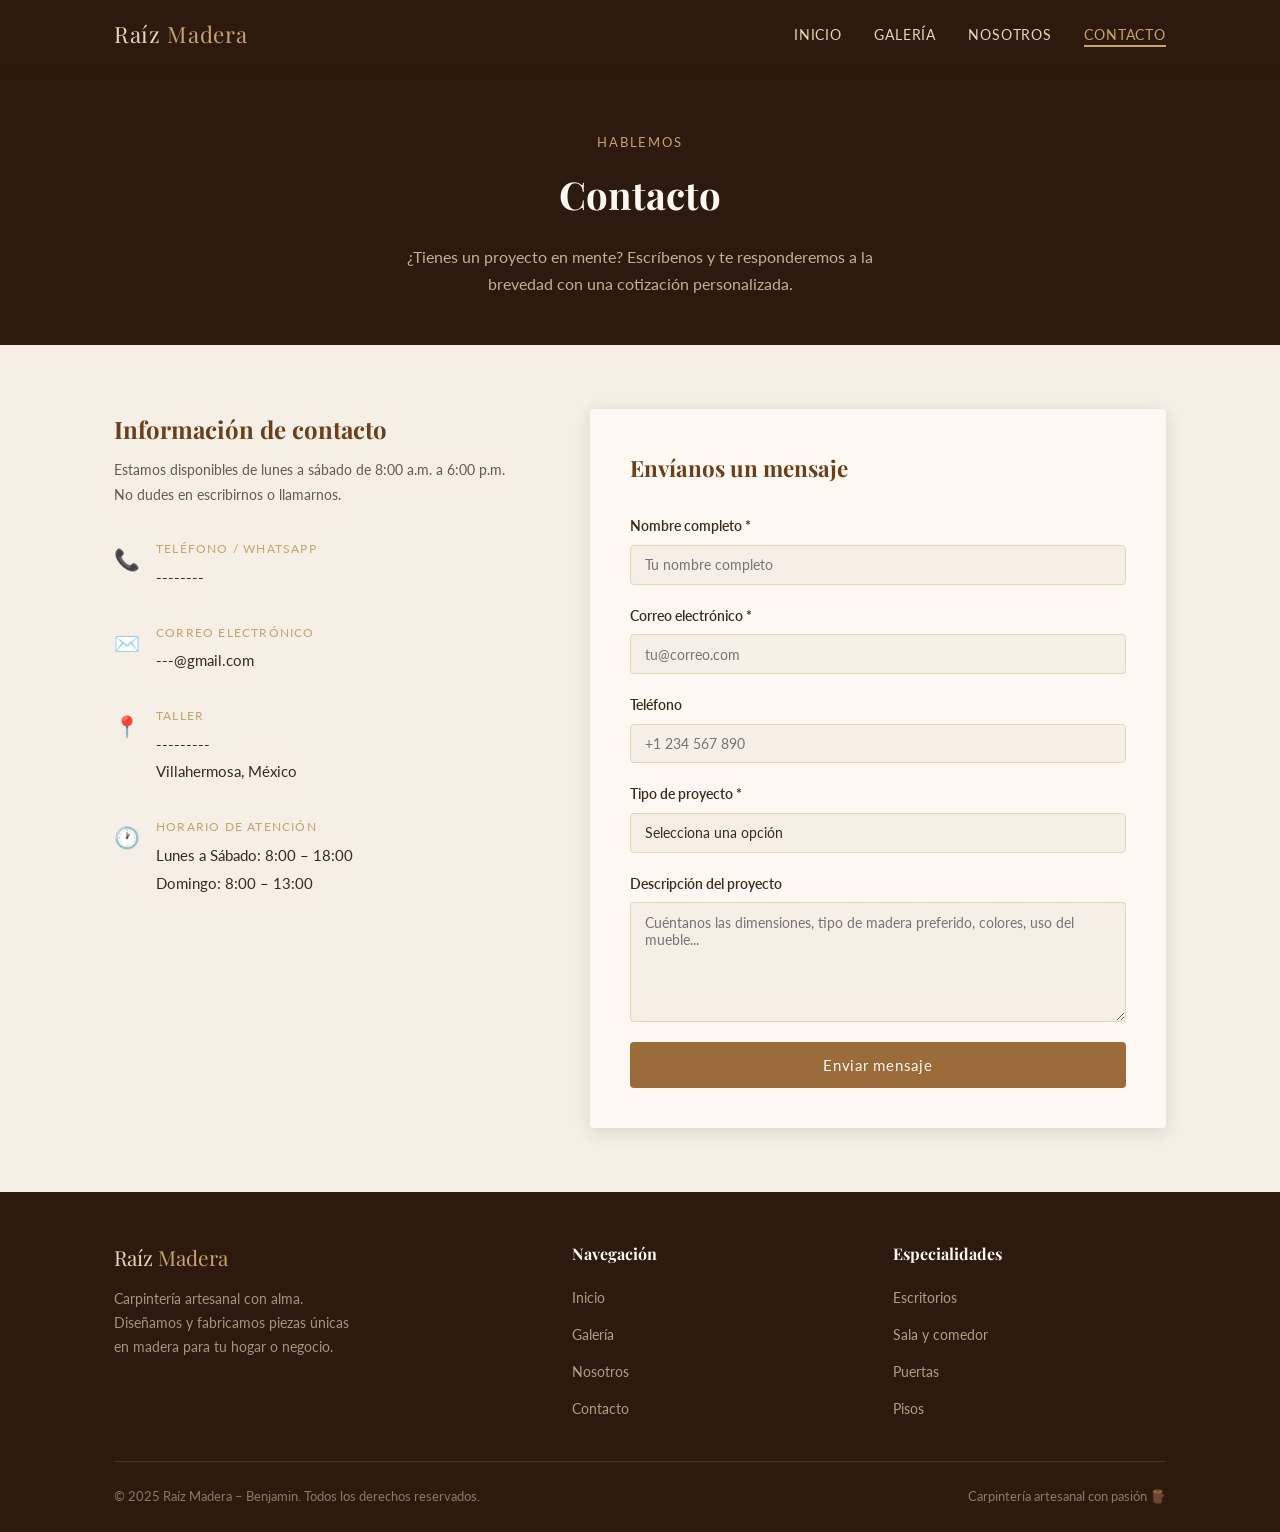
<file: contacto.html>
<!doctype html>
<html lang="es">
    <head>
        <meta charset="UTF-8" />
        <meta name="viewport" content="width=device-width, initial-scale=1.0" />
        <meta name="description" content="Contáctanos – Raíz Madera. Solicita una cotización para tu proyecto de carpintería artesanal con Benjamin." />
        <title>Contacto – Raíz Madera</title>
        <link rel="icon" type="image/x-icon" href="imagenes/icons/forest_24dp_288721.png" />
        <link rel="preconnect" href="https://fonts.googleapis.com" />
        <link rel="preconnect" href="https://fonts.gstatic.com" crossorigin />
        <link href="https://fonts.googleapis.com/css2?family=Playfair+Display:wght@400;600;700&family=Lato:wght@300;400;700&display=swap" rel="stylesheet" />
        <link rel="stylesheet" href="estilos.css" />
    </head>
    <body>
        <!-- ══ Encabezado ══════════════════════════════════════════════ -->
        <header class="encabezado">
            <div class="contenedor">
                <a href="index.html" class="logo">Raíz <span>Madera</span></a>

                <nav class="nav-principal" id="navPrincipal" aria-label="Navegación principal">
                    <ul>
                        <li><a href="index.html">Inicio</a></li>
                        <li><a href="galeria.html">Galería</a></li>
                        <li><a href="nosotros.html">Nosotros</a></li>
                        <li><a href="contacto.html" class="activo">Contacto</a></li>
                    </ul>
                </nav>

                <button class="boton-menu" id="botonMenu" aria-expanded="false" aria-controls="navPrincipal" aria-label="Abrir menú">
                    <span></span>
                    <span></span>
                    <span></span>
                </button>
            </div>
        </header>

        <main>
            <!-- ══ Cabecera de contacto ════════════════════════════════════ -->
            <section class="contacto-header">
                <div class="contenedor">
                    <span class="etiqueta-seccion">Hablemos</span>
                    <h1 class="titulo-seccion">Contacto</h1>
                    <p class="descripcion-seccion" style="margin-inline: auto; color: var(--color-arena); opacity: 0.8">
                        ¿Tienes un proyecto en mente? Escríbenos y te responderemos a la brevedad con una cotización personalizada.
                    </p>
                </div>
            </section>

            <!-- ══ Información de contacto + Formulario ═══════════════════ -->
            <section class="contacto-contenido">
                <div class="contenedor">
                    <!-- Datos de contacto -->
                    <div class="contacto-info">
                        <div>
                            <h2 class="contacto-info__titulo">Información de contacto</h2>
                            <p style="font-size: 0.9rem; opacity: 0.75; line-height: 1.7">
                                Estamos disponibles de lunes a sábado de 8:00 a.m. a 6:00 p.m. No dudes en escribirnos o llamarnos.
                            </p>
                        </div>

                        <div class="contacto-dato">
                            <span class="contacto-dato__icono" aria-hidden="true">📞</span>
                            <div>
                                <span class="contacto-dato__etiqueta">Teléfono / WhatsApp</span>
                                <a href="tel:+1234567890" class="contacto-dato__valor">--------</a>
                            </div>
                        </div>

                        <div class="contacto-dato">
                            <span class="contacto-dato__icono" aria-hidden="true">✉️</span>
                            <div>
                                <span class="contacto-dato__etiqueta">Correo electrónico</span>
                                <a href="mailto:hola@raizmadera.com" class="contacto-dato__valor">---@gmail.com</a>
                            </div>
                        </div>

                        <div class="contacto-dato">
                            <span class="contacto-dato__icono" aria-hidden="true">📍</span>
                            <div>
                                <span class="contacto-dato__etiqueta">Taller</span>
                                <!--<span class="contacto-dato__valor"> And. El Agente 118, Parrilla 1ra. Secc., Policia y Transito, 86284 Parrilla, Tab.<br />Villahermosa, México</span>-->
                                <span class="contacto-dato__valor"> --------- <br />Villahermosa, México</span>
                            </div>
                        </div>

                        <div class="contacto-dato">
                            <span class="contacto-dato__icono" aria-hidden="true">🕐</span>
                            <div>
                                <span class="contacto-dato__etiqueta">Horario de atención</span>
                                <span class="contacto-dato__valor">Lunes a Sábado: 8:00 – 18:00<br />Domingo: 8:00 – 13:00</span>
                            </div>
                        </div>
                    </div>

                    <!-- Formulario -->
                    <div class="formulario-contacto">
                        <h2 class="formulario-contacto__titulo">Envíanos un mensaje</h2>

                        <form id="formularioContacto" novalidate>
                            <div class="campo-grupo">
                                <label for="nombreCompleto">Nombre completo *</label>
                                <input type="text" id="nombreCompleto" name="nombreCompleto" placeholder="Tu nombre completo" required autocomplete="name" />
                            </div>

                            <div class="campo-grupo">
                                <label for="correo">Correo electrónico *</label>
                                <input type="email" id="correo" name="correo" placeholder="tu@correo.com" required autocomplete="email" />
                            </div>

                            <div class="campo-grupo">
                                <label for="telefono">Teléfono</label>
                                <input type="tel" id="telefono" name="telefono" placeholder="+1 234 567 890" autocomplete="tel" />
                            </div>

                            <div class="campo-grupo">
                                <label for="tipoProyecto">Tipo de proyecto *</label>
                                <select id="tipoProyecto" name="tipoProyecto" required>
                                    <option value="" disabled selected>Selecciona una opción</option>
                                    <option value="escritorio">Escritorio</option>
                                    <option value="sala">Mueble de sala o comedor</option>
                                    <option value="puerta">Puerta</option>
                                    <option value="piso">Piso</option>
                                    <option value="otro">Otro</option>
                                </select>
                            </div>

                            <div class="campo-grupo">
                                <label for="mensaje">Descripción del proyecto</label>
                                <textarea
                                    id="mensaje"
                                    name="mensaje"
                                    placeholder="Cuéntanos las dimensiones, tipo de madera preferido, colores, uso del mueble..."
                                    required
                                ></textarea>
                            </div>

                            <button type="submit" class="btn-principal">Enviar mensaje</button>

                            <div class="aviso-enviado" id="avisoEnviado" role="alert">✅ ¡Gracias! Tu mensaje fue recibido. Te contactaremos pronto.</div>
                        </form>
                    </div>
                </div>
            </section>
        </main>

        <!-- ══ Pie de página ════════════════════════════════════════════ -->
        <footer class="pie-pagina">
            <div class="contenedor">
                <div class="pie-pagina__superior">
                    <div class="pie-columna">
                        <div class="pie-logo">Raíz <span>Madera</span></div>
                        <p class="pie-descripcion">Carpintería artesanal con alma. Diseñamos y fabricamos piezas únicas en madera para tu hogar o negocio.</p>
                    </div>

                    <div class="pie-columna">
                        <h4 class="pie-columna__titulo">Navegación</h4>
                        <ul>
                            <li><a href="index.html">Inicio</a></li>
                            <li><a href="galeria.html">Galería</a></li>
                            <li><a href="nosotros.html">Nosotros</a></li>
                            <li><a href="contacto.html">Contacto</a></li>
                        </ul>
                    </div>

                    <div class="pie-columna">
                        <h4 class="pie-columna__titulo">Especialidades</h4>
                        <ul>
                            <li><a href="galeria.html?categoria=escritorios">Escritorios</a></li>
                            <li><a href="galeria.html?categoria=sala">Sala y comedor</a></li>
                            <li><a href="galeria.html?categoria=puertas">Puertas</a></li>
                            <li><a href="galeria.html?categoria=pisos">Pisos</a></li>
                        </ul>
                    </div>
                </div>

                <div class="pie-pagina__inferior">
                    <p class="pie-derechos">© 2025 Raíz Madera – Benjamin. Todos los derechos reservados.</p>
                    <p class="pie-credito">Carpintería artesanal con pasión 🪵</p>
                </div>
            </div>
        </footer>

        <script src="js/principal.js"></script>
    </body>
</html>
</file>
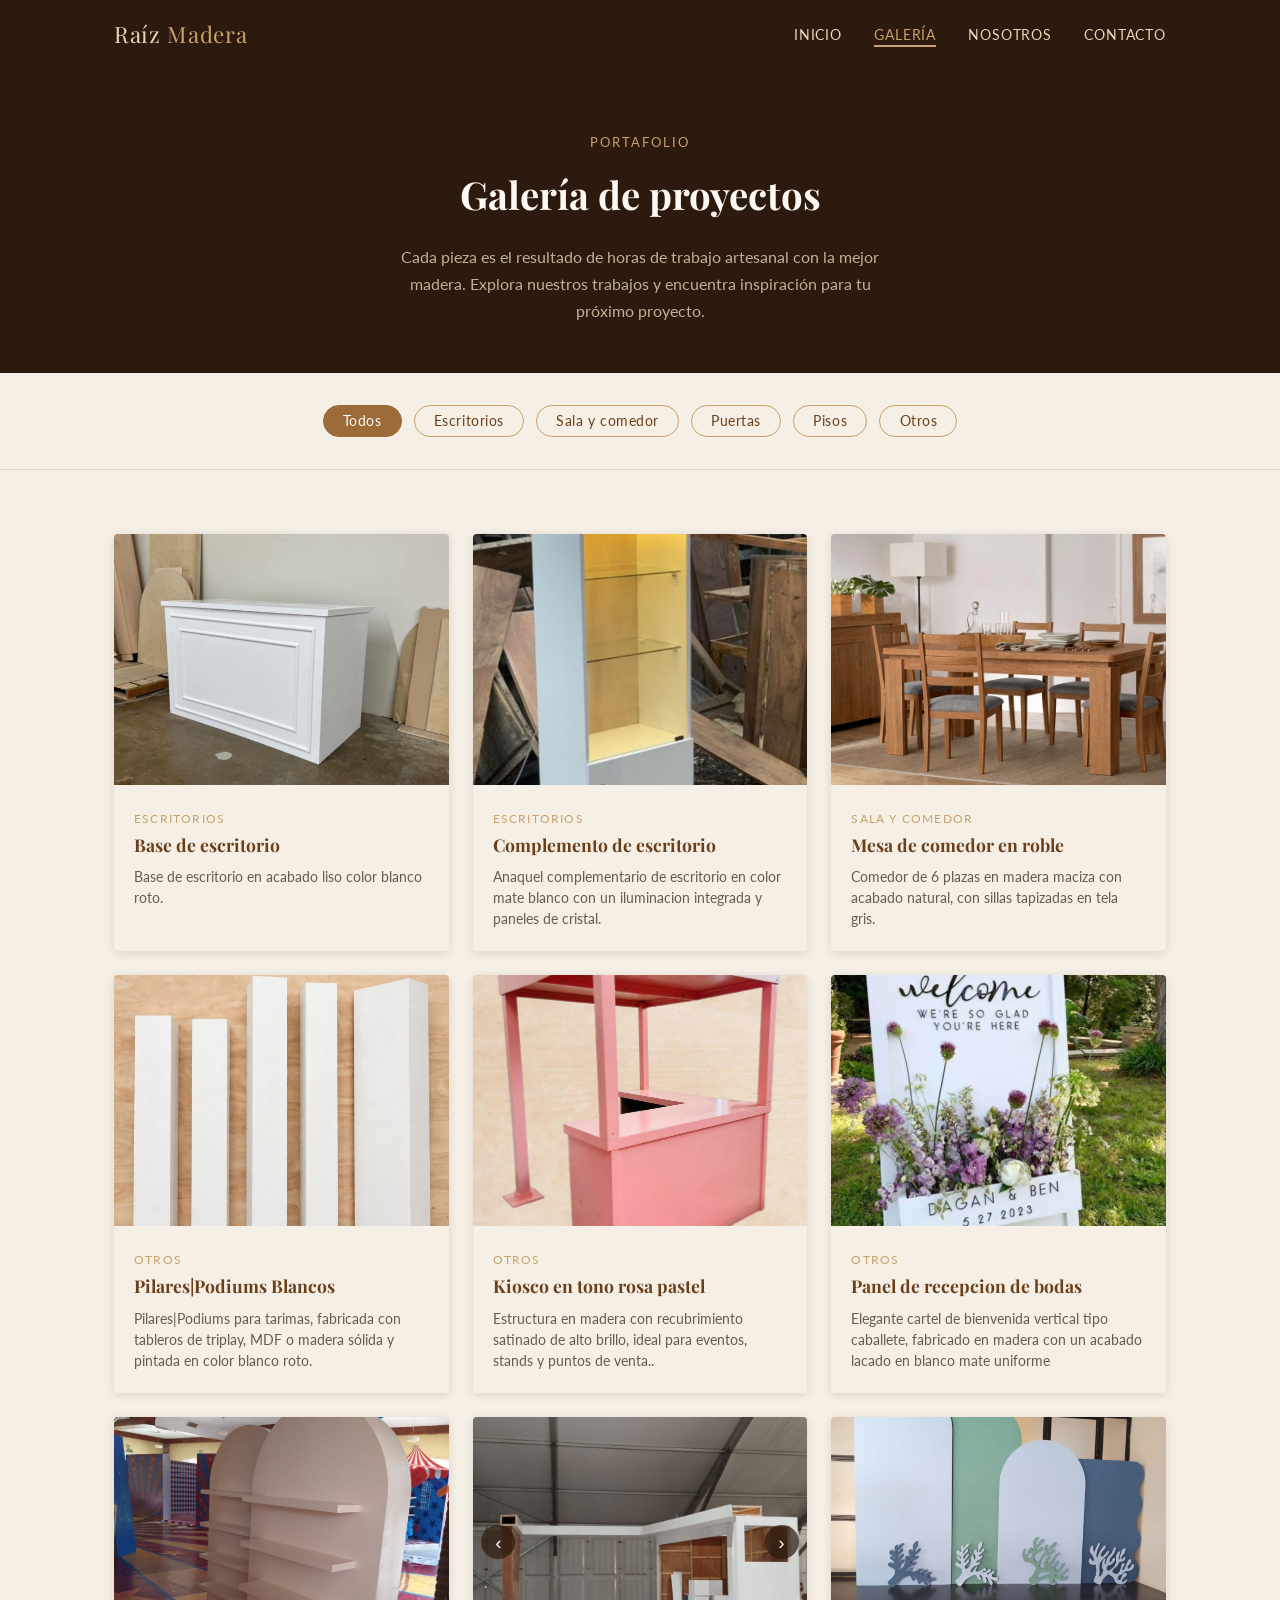
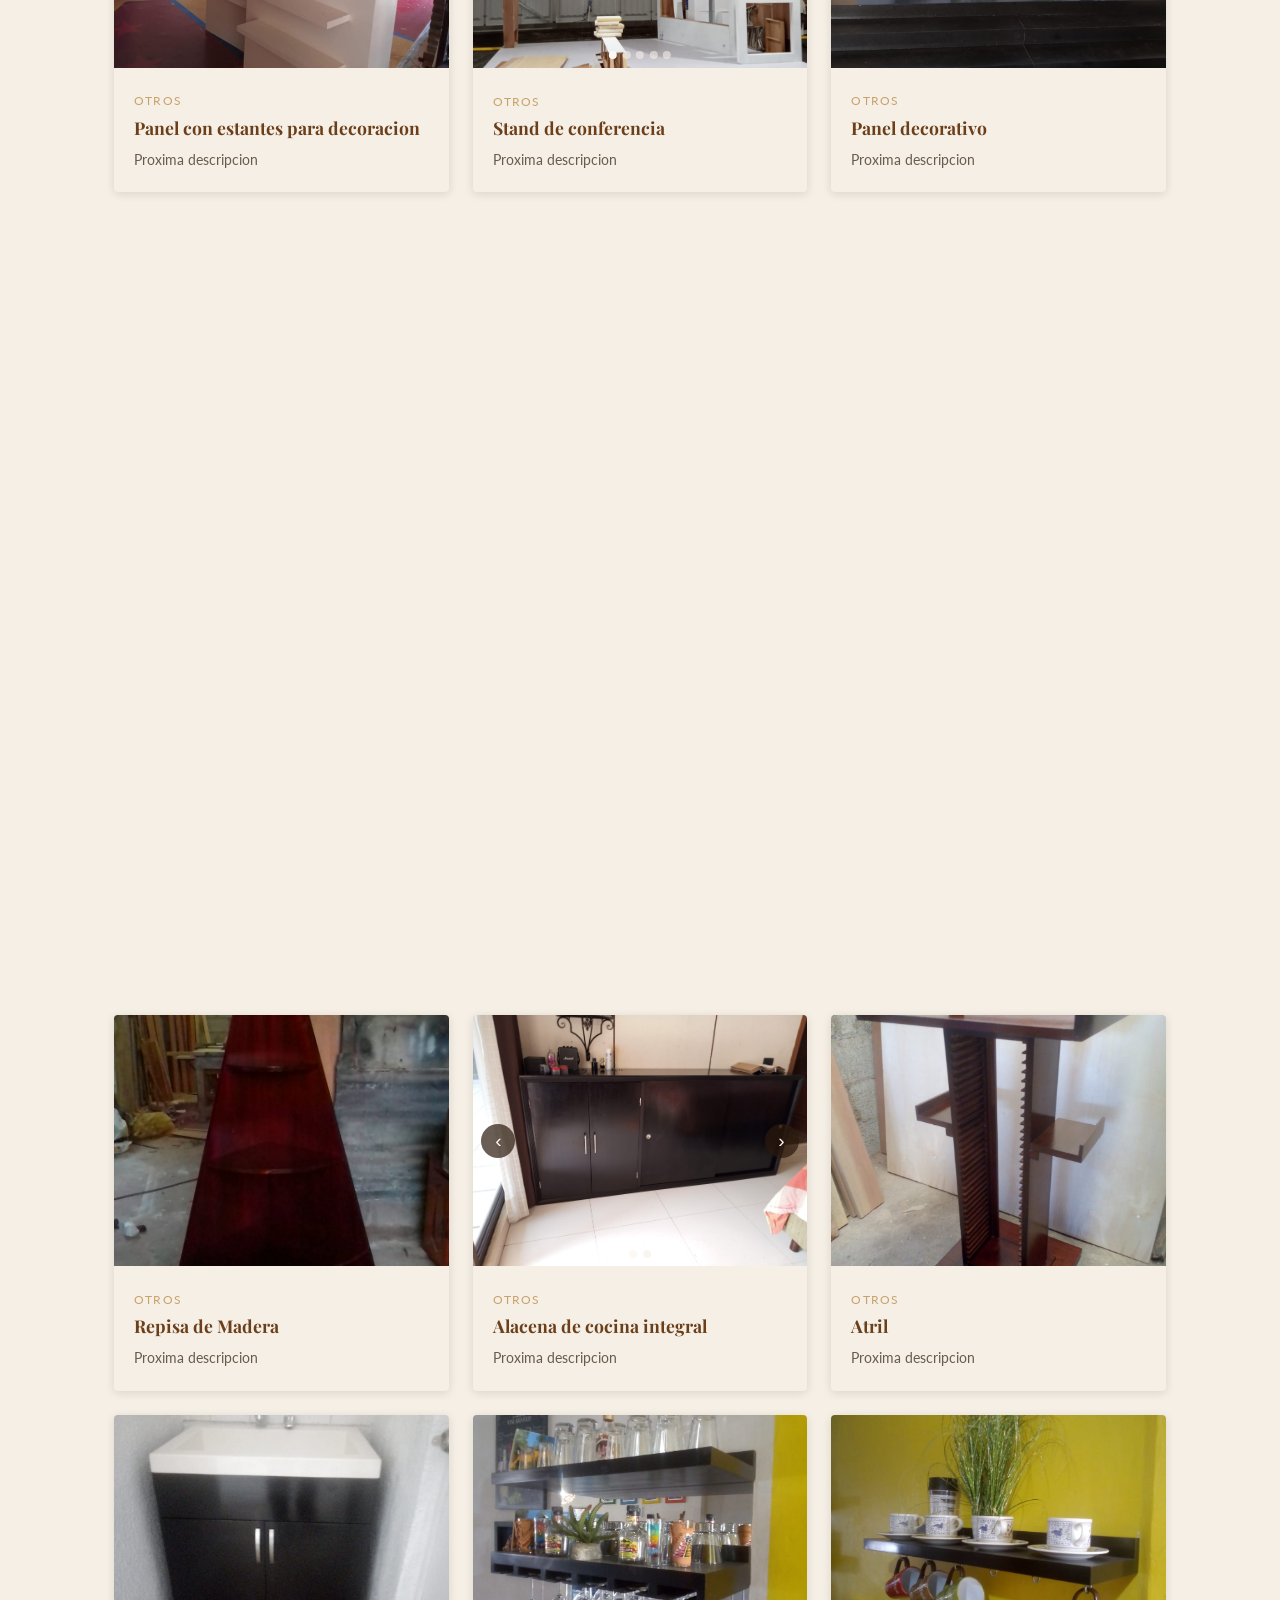
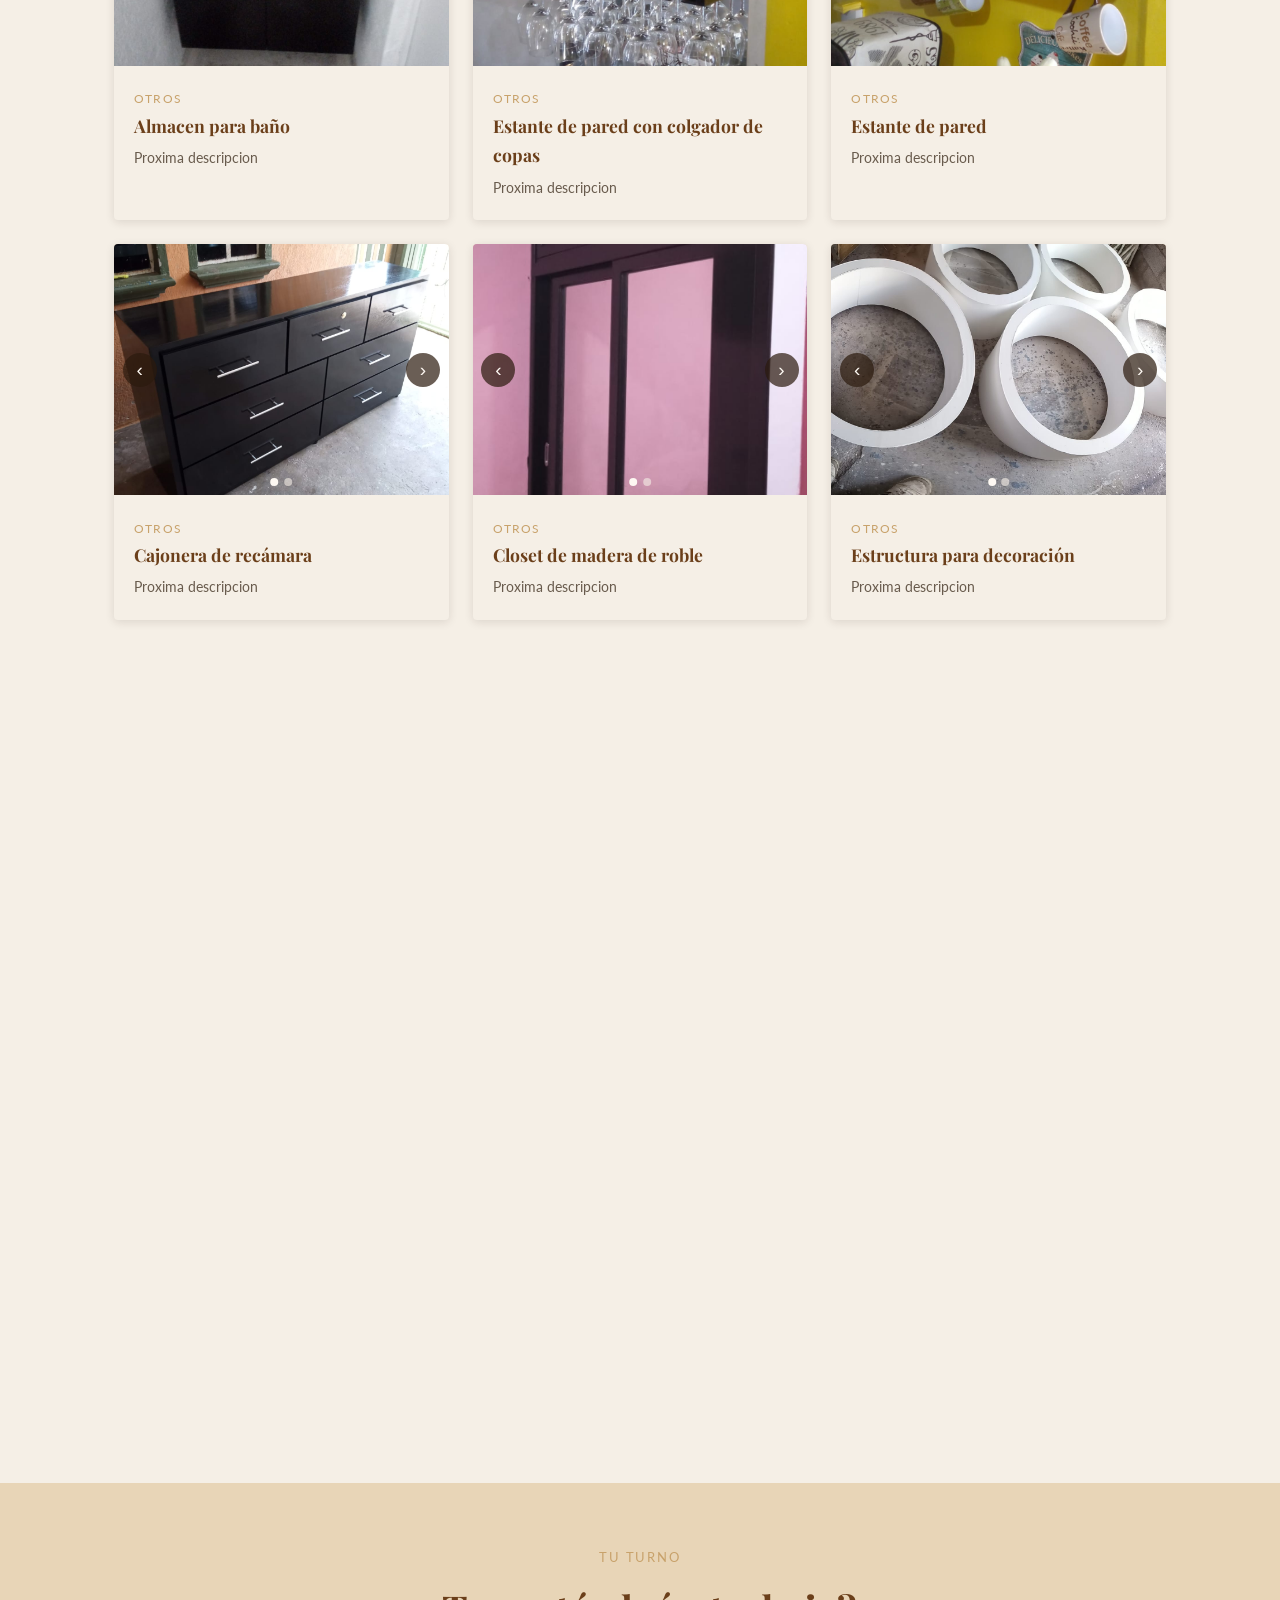
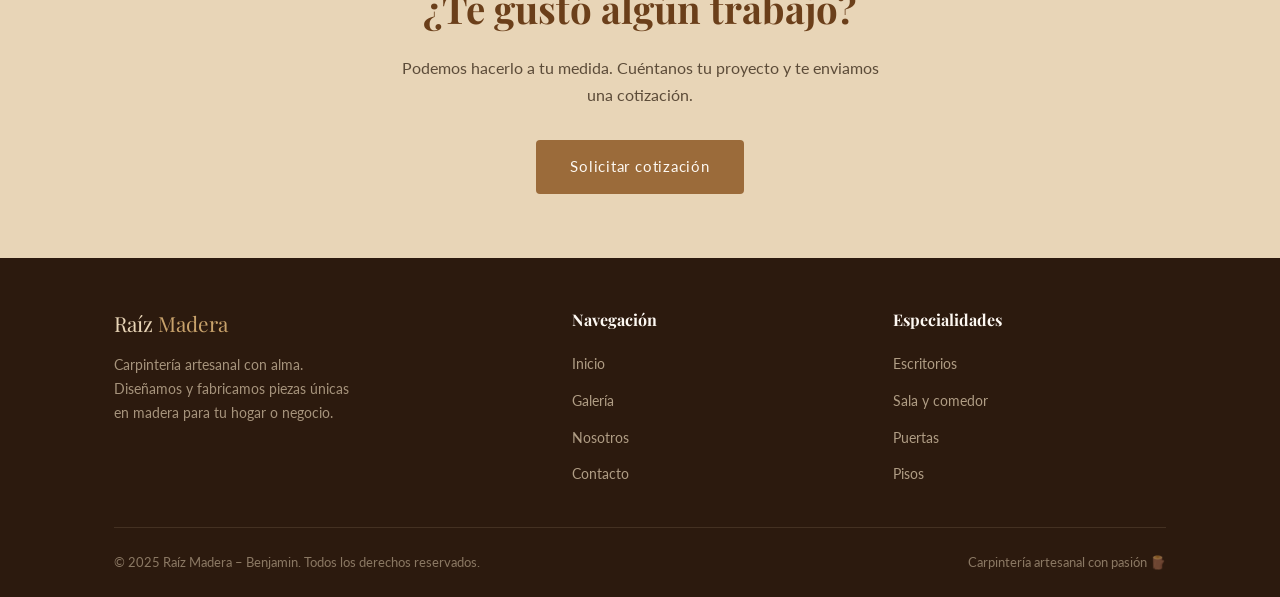
<file: galeria.html>
<!doctype html>
<html lang="es">
    <head>
        <meta charset="UTF-8" />
        <meta name="viewport" content="width=device-width, initial-scale=1.0" />
        <meta name="description" content="Galería de proyectos de Raíz Madera – Carpintería artesanal de Benjamin. Escritorios, sala, puertas y pisos en madera maciza." />
        <title>Galería de Proyectos – Raíz Madera</title>
        <link rel="icon" type="image/x-icon" href="imagenes/icons/forest_24dp_288721.png" />
        <link rel="preconnect" href="https://fonts.googleapis.com" />
        <link rel="preconnect" href="https://fonts.gstatic.com" crossorigin />
        <link href="https://fonts.googleapis.com/css2?family=Playfair+Display:wght@400;600;700&family=Lato:wght@300;400;700&display=swap" rel="stylesheet" />
        <link rel="stylesheet" href="estilos.css" />
    </head>
    <body>
        <!-- ══ Encabezado ══════════════════════════════════════════════ -->
        <header class="encabezado">
            <div class="contenedor">
                <a href="index.html" class="logo">Raíz <span>Madera</span></a>

                <nav class="nav-principal" id="navPrincipal" aria-label="Navegación principal">
                    <ul>
                        <li><a href="index.html">Inicio</a></li>
                        <li><a href="galeria.html" class="activo">Galería</a></li>
                        <li><a href="nosotros.html">Nosotros</a></li>
                        <li><a href="contacto.html">Contacto</a></li>
                    </ul>
                </nav>

                <button class="boton-menu" id="botonMenu" aria-expanded="false" aria-controls="navPrincipal" aria-label="Abrir menú">
                    <span></span>
                    <span></span>
                    <span></span>
                </button>
            </div>
        </header>

        <main>
            <!-- ══ Cabecera de galería ══════════════════════════════════════ -->
            <section class="galeria-header">
                <div class="contenedor">
                    <span class="etiqueta-seccion">Portafolio</span>
                    <h1 class="titulo-seccion">Galería de proyectos</h1>
                    <p class="descripcion-seccion" style="margin-inline: auto; color: var(--color-arena); opacity: 0.8">
                        Cada pieza es el resultado de horas de trabajo artesanal con la mejor madera. Explora nuestros trabajos y encuentra inspiración para tu próximo proyecto.
                    </p>
                </div>
            </section>

            <!-- ══ Filtros ══════════════════════════════════════════════════ -->
            <div class="galeria-filtros">
                <div class="contenedor">
                    <button class="filtro-btn activo" data-filtro="todos" aria-pressed="true">Todos</button>
                    <button class="filtro-btn" data-filtro="escritorios" aria-pressed="false">Escritorios</button>
                    <button class="filtro-btn" data-filtro="sala" aria-pressed="false">Sala y comedor</button>
                    <button class="filtro-btn" data-filtro="puertas" aria-pressed="false">Puertas</button>
                    <button class="filtro-btn" data-filtro="pisos" aria-pressed="false">Pisos</button>
                    <button class="filtro-btn" data-filtro="otros" aria-pressed="false">Otros</button>
                </div>
            </div>

            <!-- ══ Proyectos ════════════════════════════════════════════════ -->
            <section class="galeria-seccion">
                <div class="contenedor">
                    <div class="galeria-grid" id="galeriaGrid">
                        <!-- Escritorios -->
                        <article class="tarjeta-proyecto" data-categoria="escritorios">
                            <div class="tarjeta-proyecto__imagen-wrap">
                                <img src="imagenes/base-escritorio.jpg" alt="Escritorio en nogal macizo" class="tarjeta-proyecto__imagen" loading="lazy" />
                            </div>
                            <div class="tarjeta-proyecto__info">
                                <span class="tarjeta-proyecto__categoria">Escritorios</span>
                                <h2 class="tarjeta-proyecto__nombre">Base de escritorio</h2>
                                <p class="tarjeta-proyecto__descripcion">Base de escritorio en acabado liso color blanco roto.</p>
                            </div>
                        </article>

                        <article class="tarjeta-proyecto" data-categoria="escritorios">
                            <div class="tarjeta-proyecto__imagen-wrap">
                                <img src="imagenes/anaquel-pequeño.jpg" alt="Escritorio rústico en pino" class="tarjeta-proyecto__imagen" loading="lazy" />
                            </div>
                            <div class="tarjeta-proyecto__info">
                                <span class="tarjeta-proyecto__categoria">Escritorios</span>
                                <h2 class="tarjeta-proyecto__nombre">Complemento de escritorio</h2>
                                <p class="tarjeta-proyecto__descripcion">
                                    Anaquel complementario de escritorio en color mate blanco con un iluminacion integrada y paneles de cristal.
                                </p>
                            </div>
                        </article>

                        <!--<article class="tarjeta-proyecto" data-categoria="escritorios">
                            <div class="tarjeta-proyecto__imagen-wrap">
                                <img src="imagenes/proyecto-escritorio-flotante.jpg" alt="Escritorio flotante en roble" class="tarjeta-proyecto__imagen" loading="lazy" />
                            </div>
                            <div class="tarjeta-proyecto__info">
                                <span class="tarjeta-proyecto__categoria">Escritorios</span>
                                <h2 class="tarjeta-proyecto__nombre">Escritorio flotante en roble</h2>
                                <p class="tarjeta-proyecto__descripcion">Escritorio de pared con repisas, en roble americano y acabado mate. Diseño minimalista.</p>
                            </div>
                        </article>-->

                        <!-- Sala y comedor -->
                        <article class="tarjeta-proyecto" data-categoria="sala">
                            <div class="tarjeta-proyecto__imagen-wrap">
                                <img src="imagenes/comedor.jpg" alt="Mesa de comedor en roble" class="tarjeta-proyecto__imagen" loading="lazy" />
                            </div>
                            <div class="tarjeta-proyecto__info">
                                <span class="tarjeta-proyecto__categoria">Sala y comedor</span>
                                <h2 class="tarjeta-proyecto__nombre">Mesa de comedor en roble</h2>
                                <p class="tarjeta-proyecto__descripcion">Comedor de 6 plazas en madera maciza con acabado natural, con sillas tapizadas en tela gris.</p>
                            </div>
                        </article>

                        <!--<article class="tarjeta-proyecto" data-categoria="sala">
                            <div class="tarjeta-proyecto__imagen-wrap">
                                <img src="imagenes/proyecto-aparador.jpg" alt="Aparador de sala en cedro" class="tarjeta-proyecto__imagen" loading="lazy" />
                            </div>
                            <div class="tarjeta-proyecto__info">
                                <span class="tarjeta-proyecto__categoria">Sala y comedor</span>
                                <h2 class="tarjeta-proyecto__nombre">Aparador en cedro</h2>
                                <p class="tarjeta-proyecto__descripcion">Aparador de sala con puertas talladas en madera de cedro rojo y herrajes de bronce.</p>
                            </div>
                        </article>

                        <article class="tarjeta-proyecto" data-categoria="sala">
                            <div class="tarjeta-proyecto__imagen-wrap">
                                <img src="imagenes/proyecto-sillas.jpg" alt="Sillas de comedor artesanales" class="tarjeta-proyecto__imagen" loading="lazy" />
                            </div>
                            <div class="tarjeta-proyecto__info">
                                <span class="tarjeta-proyecto__categoria">Sala y comedor</span>
                                <h2 class="tarjeta-proyecto__nombre">Sillas de comedor</h2>
                                <p class="tarjeta-proyecto__descripcion">Juego de 6 sillas en madera de nogal con asiento tapizado en tela de lino natural.</p>
                            </div>
                        </article>-->

                        <!-- Puertas -->
                        <!--<article class="tarjeta-proyecto" data-categoria="puertas">
                            <div class="tarjeta-proyecto__imagen-wrap">
                                <img src="imagenes/proyecto-puerta-cedro.jpg" alt="Puerta de entrada en cedro" class="tarjeta-proyecto__imagen" loading="lazy" />
                            </div>
                            <div class="tarjeta-proyecto__info">
                                <span class="tarjeta-proyecto__categoria">Puertas</span>
                                <h2 class="tarjeta-proyecto__nombre">Puerta de entrada en cedro</h2>
                                <p class="tarjeta-proyecto__descripcion">Puerta principal con tallado decorativo en cedro rojo, tratada con aceite de teca para exteriores.</p>
                            </div>
                        </article>

                        <article class="tarjeta-proyecto" data-categoria="puertas">
                            <div class="tarjeta-proyecto__imagen-wrap">
                                <img src="imagenes/proyecto-puerta-interior.jpg" alt="Puertas interiores en pino" class="tarjeta-proyecto__imagen" loading="lazy" />
                            </div>
                            <div class="tarjeta-proyecto__info">
                                <span class="tarjeta-proyecto__categoria">Puertas</span>
                                <h2 class="tarjeta-proyecto__nombre">Puertas interiores en pino</h2>
                                <p class="tarjeta-proyecto__descripcion">Juego de 5 puertas interiores en pino con molduras y acabado en pintura color crema.</p>
                            </div>
                        </article>

                        <article class="tarjeta-proyecto" data-categoria="puertas">
                            <div class="tarjeta-proyecto__imagen-wrap">
                                <img src="imagenes/proyecto-puerta-corrediza.jpg" alt="Puerta corrediza estilo granero" class="tarjeta-proyecto__imagen" loading="lazy" />
                            </div>
                            <div class="tarjeta-proyecto__info">
                                <span class="tarjeta-proyecto__categoria">Puertas</span>
                                <h2 class="tarjeta-proyecto__nombre">Puerta corrediza estilo granero</h2>
                                <p class="tarjeta-proyecto__descripcion">Puerta deslizante tipo barn door en madera de pino envejecido con rieles de acero negro.</p>
                            </div>
                        </article>-->

                        <!-- Pisos -->
                        <!--<article class="tarjeta-proyecto" data-categoria="pisos">
                            <div class="tarjeta-proyecto__imagen-wrap">
                                <img src="imagenes/proyecto-piso-parquet.jpg" alt="Piso de parquet en roble" class="tarjeta-proyecto__imagen" loading="lazy" />
                            </div>
                            <div class="tarjeta-proyecto__info">
                                <span class="tarjeta-proyecto__categoria">Pisos</span>
                                <h2 class="tarjeta-proyecto__nombre">Parquet en roble</h2>
                                <p class="tarjeta-proyecto__descripcion">Instalación de piso de parquet en roble europeo con patrón espiga, lijado y barnizado en sitio.</p>
                            </div>
                        </article>

                        <article class="tarjeta-proyecto" data-categoria="pisos">
                            <div class="tarjeta-proyecto__imagen-wrap">
                                <img src="imagenes/proyecto-piso-tablon.jpg" alt="Piso de tablón macizo en nogal" class="tarjeta-proyecto__imagen" loading="lazy" />
                            </div>
                            <div class="tarjeta-proyecto__info">
                                <span class="tarjeta-proyecto__categoria">Pisos</span>
                                <h2 class="tarjeta-proyecto__nombre">Tablón macizo en nogal</h2>
                                <p class="tarjeta-proyecto__descripcion">Piso de tablones anchos en nogal americano, instalación flotante y acabado al aceite duro.</p>
                            </div>
                        </article>-->

                        <!-- Otros -->
                        <article class="tarjeta-proyecto" data-categoria="otros">
                            <div class="tarjeta-proyecto__imagen-wrap">
                                <img src="imagenes/vigas-madera.jpg" alt="Pilares" class="tarjeta-proyecto__imagen" loading="lazy" />
                            </div>
                            <div class="tarjeta-proyecto__info">
                                <span class="tarjeta-proyecto__categoria">Otros</span>
                                <h2 class="tarjeta-proyecto__nombre">Pilares|Podiums Blancos</h2>
                                <p class="tarjeta-proyecto__descripcion">
                                    Pilares|Podiums para tarimas, fabricada con tableros de triplay, MDF o madera sólida y pintada en color blanco roto.
                                </p>
                            </div>
                        </article>

                        <article class="tarjeta-proyecto" data-categoria="otros">
                            <div class="tarjeta-proyecto__imagen-wrap">
                                <img src="imagenes/kiosco.jpg" alt="Kiosco para eventos" class="tarjeta-proyecto__imagen" loading="lazy" />
                            </div>
                            <div class="tarjeta-proyecto__info">
                                <span class="tarjeta-proyecto__categoria">Otros</span>
                                <h2 class="tarjeta-proyecto__nombre">Kiosco en tono rosa pastel</h2>
                                <p class="tarjeta-proyecto__descripcion">
                                    Estructura en madera con recubrimiento satinado de alto brillo, ideal para eventos, stands y puntos de venta..
                                </p>
                            </div>
                        </article>

                        <article class="tarjeta-proyecto" data-categoria="otros">
                            <div class="tarjeta-proyecto__imagen-wrap">
                                <img src="imagenes/panel-bienvenida-boda.jpg" alt="Panel bienvenida bodas" class="tarjeta-proyecto__imagen" loading="lazy" />
                            </div>
                            <div class="tarjeta-proyecto__info">
                                <span class="tarjeta-proyecto__categoria">Otros</span>
                                <h2 class="tarjeta-proyecto__nombre">Panel de recepcion de bodas</h2>
                                <p class="tarjeta-proyecto__descripcion">
                                    Elegante cartel de bienvenida vertical tipo caballete, fabricado en madera con un acabado lacado en blanco mate uniforme
                                </p>
                            </div>
                        </article>

                        <article class="tarjeta-proyecto" data-categoria="otros">
                            <div class="tarjeta-proyecto__imagen-wrap">
                                <img src="imagenes/stand-decoracion.jpeg" alt="Stand de Decoracion" class="tarjeta-proyecto__imagen" loading="lazy" />
                            </div>
                            <div class="tarjeta-proyecto__info">
                                <span class="tarjeta-proyecto__categoria">Otros</span>
                                <h2 class="tarjeta-proyecto__nombre">Panel con estantes para decoracion</h2>
                                <p class="tarjeta-proyecto__descripcion">Proxima descripcion</p>
                            </div>
                        </article>

                        <article class="tarjeta-proyecto" data-categoria="otros">
                            <div class="tarjeta-proyecto__imagen-wrap">
                                <div class="mini-carrusel" aria-label="Proceso del proyecto">
                                    <div class="mini-carrusel__track">
                                        <img
                                            src="imagenes/stand-conferencia.jpg"
                                            alt="Base de stand de conferencia"
                                            class="tarjeta-proyecto__imagen mini-carrusel__slide activo"
                                            loading="lazy"
                                        />
                                        <img src="imagenes/stand-conferencia-2.jpg" alt="Stand detallado" class="tarjeta-proyecto__imagen mini-carrusel__slide" loading="lazy" />
                                        <img src="imagenes/stand-conferencia-3.jpg" alt="Stando completo" class="tarjeta-proyecto__imagen mini-carrusel__slide" loading="lazy" />
                                        <img src="imagenes/stand-conferencia-4.jpg" alt="Stando completo" class="tarjeta-proyecto__imagen mini-carrusel__slide" loading="lazy" />
                                        <img
                                            src="imagenes/stand-conferencia-final.jpg"
                                            alt="Stando completo terminado"
                                            class="tarjeta-proyecto__imagen mini-carrusel__slide"
                                            loading="lazy"
                                        />
                                    </div>

                                    <button class="mini-carrusel__control mini-carrusel__control--prev" type="button" aria-label="Imagen anterior">‹</button>
                                    <button class="mini-carrusel__control mini-carrusel__control--next" type="button" aria-label="Imagen siguiente">›</button>
                                    <div class="mini-carrusel__dots" aria-label="Indicadores del carrusel"></div>
                                </div>
                            </div>
                            <div class="tarjeta-proyecto__info">
                                <span class="tarjeta-proyecto__categoria">Otros</span>
                                <h2 class="tarjeta-proyecto__nombre">Stand de conferencia</h2>
                                <p class="tarjeta-proyecto__descripcion">Proxima descripcion</p>
                            </div>
                        </article>

                        <article class="tarjeta-proyecto" data-categoria="otros">
                            <div class="tarjeta-proyecto__imagen-wrap">
                                <img src="imagenes/panel-decorativo.jpg" alt="Panel Decorativo" class="tarjeta-proyecto__imagen" loading="lazy" />
                            </div>
                            <div class="tarjeta-proyecto__info">
                                <span class="tarjeta-proyecto__categoria">Otros</span>
                                <h2 class="tarjeta-proyecto__nombre">Panel decorativo</h2>
                                <p class="tarjeta-proyecto__descripcion">Proxima descripcion</p>
                            </div>
                        </article>

                        <article class="tarjeta-proyecto" data-categoria="otros">
                            <div class="tarjeta-proyecto__imagen-wrap">
                                <div class="mini-carrusel" aria-label="Proceso del proyecto">
                                    <div class="mini-carrusel__track">
                                        <img
                                            src="imagenes/cajones-cocina.jpg"
                                            alt="Base de stand de conferencia"
                                            class="tarjeta-proyecto__imagen mini-carrusel__slide activo"
                                            loading="lazy"
                                        />
                                        <img src="imagenes/cajones-cocina-1.jpg" alt="Stand detallado" class="tarjeta-proyecto__imagen mini-carrusel__slide" loading="lazy" />
                                    </div>

                                    <button class="mini-carrusel__control mini-carrusel__control--prev" type="button" aria-label="Imagen anterior">‹</button>
                                    <button class="mini-carrusel__control mini-carrusel__control--next" type="button" aria-label="Imagen siguiente">›</button>
                                    <div class="mini-carrusel__dots" aria-label="Indicadores del carrusel"></div>
                                </div>
                            </div>
                            <div class="tarjeta-proyecto__info">
                                <span class="tarjeta-proyecto__categoria">Otros</span>
                                <h2 class="tarjeta-proyecto__nombre">Alacena de cocina integral</h2>
                                <p class="tarjeta-proyecto__descripcion">Proxima descripcion</p>
                            </div>
                        </article>

                        <article class="tarjeta-proyecto" data-categoria="otros">
                            <div class="tarjeta-proyecto__imagen-wrap">
                                <img src="imagenes/tripie.jpg" alt="Tripie" class="tarjeta-proyecto__imagen" loading="lazy" />
                            </div>
                            <div class="tarjeta-proyecto__info">
                                <span class="tarjeta-proyecto__categoria">Otros</span>
                                <h2 class="tarjeta-proyecto__nombre">Tripie de Madera</h2>
                                <p class="tarjeta-proyecto__descripcion">Proxima descripcion</p>
                            </div>
                        </article>

                        <article class="tarjeta-proyecto" data-categoria="otros">
                            <div class="tarjeta-proyecto__imagen-wrap">
                                <img src="imagenes/sillas.jpg" alt="Sillas" class="tarjeta-proyecto__imagen" loading="lazy" />
                            </div>
                            <div class="tarjeta-proyecto__info">
                                <span class="tarjeta-proyecto__categoria">Otros</span>
                                <h2 class="tarjeta-proyecto__nombre">Par de sillas de cedro</h2>
                                <p class="tarjeta-proyecto__descripcion">Proxima descripcion</p>
                            </div>
                        </article>

                        <article class="tarjeta-proyecto" data-categoria="otros">
                            <div class="tarjeta-proyecto__imagen-wrap">
                                <img src="imagenes/alacena.jpg" alt="Alacena" class="tarjeta-proyecto__imagen" loading="lazy" />
                            </div>
                            <div class="tarjeta-proyecto__info">
                                <span class="tarjeta-proyecto__categoria">Otros</span>
                                <h2 class="tarjeta-proyecto__nombre">Alacena de cocina</h2>
                                <p class="tarjeta-proyecto__descripcion">Proxima descripcion</p>
                            </div>
                        </article>

                        <article class="tarjeta-proyecto" data-categoria="otros">
                            <div class="tarjeta-proyecto__imagen-wrap">
                                <img src="imagenes/estanteria.jpg" alt="Estanteria" class="tarjeta-proyecto__imagen" loading="lazy" />
                            </div>
                            <div class="tarjeta-proyecto__info">
                                <span class="tarjeta-proyecto__categoria">Otros</span>
                                <h2 class="tarjeta-proyecto__nombre">Estanteria</h2>
                                <p class="tarjeta-proyecto__descripcion">Proxima descripcion</p>
                            </div>
                        </article>

                        <article class="tarjeta-proyecto" data-categoria="escritorios">
                            <div class="tarjeta-proyecto__imagen-wrap">
                                <div class="mini-carrusel" aria-label="Proceso del proyecto">
                                    <div class="mini-carrusel__track">
                                        <img
                                            src="imagenes/escritorio-oficina.jpg"
                                            alt="Base de stand de conferencia"
                                            class="tarjeta-proyecto__imagen mini-carrusel__slide activo"
                                            loading="lazy"
                                        />
                                        <img src="imagenes/escritorio-oficina-1.jpg" alt="Stand detallado" class="tarjeta-proyecto__imagen mini-carrusel__slide" loading="lazy" />
                                    </div>

                                    <button class="mini-carrusel__control mini-carrusel__control--prev" type="button" aria-label="Imagen anterior">‹</button>
                                    <button class="mini-carrusel__control mini-carrusel__control--next" type="button" aria-label="Imagen siguiente">›</button>
                                    <div class="mini-carrusel__dots" aria-label="Indicadores del carrusel"></div>
                                </div>
                            </div>
                            <div class="tarjeta-proyecto__info">
                                <span class="tarjeta-proyecto__categoria">Otros</span>
                                <h2 class="tarjeta-proyecto__nombre">Alacena de cocina integral</h2>
                                <p class="tarjeta-proyecto__descripcion">Proxima descripcion</p>
                            </div>
                        </article>

                        <article class="tarjeta-proyecto" data-categoria="otros">
                            <div class="tarjeta-proyecto__imagen-wrap">
                                <img src="imagenes/repisa.jpg" alt="Repisa" class="tarjeta-proyecto__imagen" loading="lazy" />
                            </div>
                            <div class="tarjeta-proyecto__info">
                                <span class="tarjeta-proyecto__categoria">Otros</span>
                                <h2 class="tarjeta-proyecto__nombre">Repisa de Madera</h2>
                                <p class="tarjeta-proyecto__descripcion">Proxima descripcion</p>
                            </div>
                        </article>

                        <article class="tarjeta-proyecto" data-categoria="otros">
                            <div class="tarjeta-proyecto__imagen-wrap">
                                <div class="mini-carrusel" aria-label="Proceso del proyecto">
                                    <div class="mini-carrusel__track">
                                        <img
                                            src="imagenes/cajonera.jpg"
                                            alt="Base de stand de conferencia"
                                            class="tarjeta-proyecto__imagen mini-carrusel__slide activo"
                                            loading="lazy"
                                        />
                                        <img src="imagenes/cajonera-1.jpg" alt="Stand detallado" class="tarjeta-proyecto__imagen mini-carrusel__slide" loading="lazy" />
                                    </div>

                                    <button class="mini-carrusel__control mini-carrusel__control--prev" type="button" aria-label="Imagen anterior">‹</button>
                                    <button class="mini-carrusel__control mini-carrusel__control--next" type="button" aria-label="Imagen siguiente">›</button>
                                    <div class="mini-carrusel__dots" aria-label="Indicadores del carrusel"></div>
                                </div>
                            </div>
                            <div class="tarjeta-proyecto__info">
                                <span class="tarjeta-proyecto__categoria">Otros</span>
                                <h2 class="tarjeta-proyecto__nombre">Alacena de cocina integral</h2>
                                <p class="tarjeta-proyecto__descripcion">Proxima descripcion</p>
                            </div>
                        </article>

                        <article class="tarjeta-proyecto" data-categoria="otros">
                            <div class="tarjeta-proyecto__imagen-wrap">
                                <img src="imagenes/atril-guardadiscos.jpg" alt="Atril" class="tarjeta-proyecto__imagen" loading="lazy" />
                            </div>
                            <div class="tarjeta-proyecto__info">
                                <span class="tarjeta-proyecto__categoria">Otros</span>
                                <h2 class="tarjeta-proyecto__nombre">Atril</h2>
                                <p class="tarjeta-proyecto__descripcion">Proxima descripcion</p>
                            </div>
                        </article>

                        <article class="tarjeta-proyecto" data-categoria="otros">
                            <div class="tarjeta-proyecto__imagen-wrap">
                                <img src="imagenes/alacena-baño.jpg" alt="Alacena Baño" class="tarjeta-proyecto__imagen" loading="lazy" />
                            </div>
                            <div class="tarjeta-proyecto__info">
                                <span class="tarjeta-proyecto__categoria">Otros</span>
                                <h2 class="tarjeta-proyecto__nombre">Almacen para baño</h2>
                                <p class="tarjeta-proyecto__descripcion">Proxima descripcion</p>
                            </div>
                        </article>

                        <article class="tarjeta-proyecto" data-categoria="otros">
                            <div class="tarjeta-proyecto__imagen-wrap">
                                <img src="imagenes/estanteria-cocina.jpg" alt="Estanteria" class="tarjeta-proyecto__imagen" loading="lazy" />
                            </div>
                            <div class="tarjeta-proyecto__info">
                                <span class="tarjeta-proyecto__categoria">Otros</span>
                                <h2 class="tarjeta-proyecto__nombre">Estante de pared con colgador de copas</h2>
                                <p class="tarjeta-proyecto__descripcion">Proxima descripcion</p>
                            </div>
                        </article>

                        <article class="tarjeta-proyecto" data-categoria="otros">
                            <div class="tarjeta-proyecto__imagen-wrap">
                                <img src="imagenes/estanteria-cocina-tazas.jpg" alt="Estanteria de pared" class="tarjeta-proyecto__imagen" loading="lazy" />
                            </div>
                            <div class="tarjeta-proyecto__info">
                                <span class="tarjeta-proyecto__categoria">Otros</span>
                                <h2 class="tarjeta-proyecto__nombre">Estante de pared</h2>
                                <p class="tarjeta-proyecto__descripcion">Proxima descripcion</p>
                            </div>
                        </article>

                        <article class="tarjeta-proyecto" data-categoria="otros">
                            <div class="tarjeta-proyecto__imagen-wrap">
                                <div class="mini-carrusel" aria-label="Proceso del proyecto">
                                    <div class="mini-carrusel__track">
                                        <img
                                            src="imagenes/cajonera-recamara.jpg"
                                            alt="Base de stand de conferencia"
                                            class="tarjeta-proyecto__imagen mini-carrusel__slide activo"
                                            loading="lazy"
                                        />
                                        <img src="imagenes/cajonera-recamara-1.jpg" alt="Stand detallado" class="tarjeta-proyecto__imagen mini-carrusel__slide" loading="lazy" />
                                    </div>

                                    <button class="mini-carrusel__control mini-carrusel__control--prev" type="button" aria-label="Imagen anterior">‹</button>
                                    <button class="mini-carrusel__control mini-carrusel__control--next" type="button" aria-label="Imagen siguiente">›</button>
                                    <div class="mini-carrusel__dots" aria-label="Indicadores del carrusel"></div>
                                </div>
                            </div>
                            <div class="tarjeta-proyecto__info">
                                <span class="tarjeta-proyecto__categoria">Otros</span>
                                <h2 class="tarjeta-proyecto__nombre">Cajonera de recámara</h2>
                                <p class="tarjeta-proyecto__descripcion">Proxima descripcion</p>
                            </div>
                        </article>

                        <article class="tarjeta-proyecto" data-categoria="otros">
                            <div class="tarjeta-proyecto__imagen-wrap">
                                <div class="mini-carrusel" aria-label="Proceso del proyecto">
                                    <div class="mini-carrusel__track">
                                        <img
                                            src="imagenes/closet.jpg"
                                            alt="Base de stand de conferencia"
                                            class="tarjeta-proyecto__imagen mini-carrusel__slide activo"
                                            loading="lazy"
                                        />
                                        <img src="imagenes/closet-1.jpg" alt="Stand detallado" class="tarjeta-proyecto__imagen mini-carrusel__slide" loading="lazy" />
                                    </div>

                                    <button class="mini-carrusel__control mini-carrusel__control--prev" type="button" aria-label="Imagen anterior">‹</button>
                                    <button class="mini-carrusel__control mini-carrusel__control--next" type="button" aria-label="Imagen siguiente">›</button>
                                    <div class="mini-carrusel__dots" aria-label="Indicadores del carrusel"></div>
                                </div>
                            </div>
                            <div class="tarjeta-proyecto__info">
                                <span class="tarjeta-proyecto__categoria">Otros</span>
                                <h2 class="tarjeta-proyecto__nombre">Closet de madera de roble</h2>
                                <p class="tarjeta-proyecto__descripcion">Proxima descripcion</p>
                            </div>
                        </article>

                        <article class="tarjeta-proyecto" data-categoria="otros">
                            <div class="tarjeta-proyecto__imagen-wrap">
                                <div class="mini-carrusel" aria-label="Proceso del proyecto">
                                    <div class="mini-carrusel__track">
                                        <img
                                            src="imagenes/adorno-candelabro.jpg"
                                            alt="Base de stand de conferencia"
                                            class="tarjeta-proyecto__imagen mini-carrusel__slide activo"
                                            loading="lazy"
                                        />
                                        <img src="imagenes/adorno-candelabro-1.jpg" alt="Stand detallado" class="tarjeta-proyecto__imagen mini-carrusel__slide" loading="lazy" />
                                    </div>

                                    <button class="mini-carrusel__control mini-carrusel__control--prev" type="button" aria-label="Imagen anterior">‹</button>
                                    <button class="mini-carrusel__control mini-carrusel__control--next" type="button" aria-label="Imagen siguiente">›</button>
                                    <div class="mini-carrusel__dots" aria-label="Indicadores del carrusel"></div>
                                </div>
                            </div>
                            <div class="tarjeta-proyecto__info">
                                <span class="tarjeta-proyecto__categoria">Otros</span>
                                <h2 class="tarjeta-proyecto__nombre">Estructura para decoración</h2>
                                <p class="tarjeta-proyecto__descripcion">Proxima descripcion</p>
                            </div>
                        </article>

                        <article class="tarjeta-proyecto" data-categoria="otros">
                            <div class="tarjeta-proyecto__imagen-wrap">
                                <img src="imagenes/mueble-exibidor.jpg" alt="Mueble exibidor" class="tarjeta-proyecto__imagen" loading="lazy" />
                            </div>
                            <div class="tarjeta-proyecto__info">
                                <span class="tarjeta-proyecto__categoria">Otros</span>
                                <h2 class="tarjeta-proyecto__nombre">Mueble exibidor</h2>
                                <p class="tarjeta-proyecto__descripcion">Proxima descripcion</p>
                            </div>
                        </article>

                        <article class="tarjeta-proyecto" data-categoria="otros">
                            <div class="tarjeta-proyecto__imagen-wrap">
                                <div class="mini-carrusel" aria-label="Proceso del proyecto">
                                    <div class="mini-carrusel__track">
                                        <img
                                            src="imagenes/cajonera-cocina.jpg"
                                            alt="Base de stand de conferencia"
                                            class="tarjeta-proyecto__imagen mini-carrusel__slide activo"
                                            loading="lazy"
                                        />
                                        <img src="imagenes/cajonera-cocina-1.jpg" alt="Stand detallado" class="tarjeta-proyecto__imagen mini-carrusel__slide" loading="lazy" />
                                    </div>

                                    <button class="mini-carrusel__control mini-carrusel__control--prev" type="button" aria-label="Imagen anterior">‹</button>
                                    <button class="mini-carrusel__control mini-carrusel__control--next" type="button" aria-label="Imagen siguiente">›</button>
                                    <div class="mini-carrusel__dots" aria-label="Indicadores del carrusel"></div>
                                </div>
                            </div>
                            <div class="tarjeta-proyecto__info">
                                <span class="tarjeta-proyecto__categoria">Otros</span>
                                <h2 class="tarjeta-proyecto__nombre">Cajonera de cocina</h2>
                                <p class="tarjeta-proyecto__descripcion">Proxima descripcion</p>
                            </div>
                        </article>

                        <article class="tarjeta-proyecto" data-categoria="otros">
                            <div class="tarjeta-proyecto__imagen-wrap">
                                <img src="imagenes/mesa-exibidor.jpg" alt="Mesa exibidor" class="tarjeta-proyecto__imagen" loading="lazy" />
                            </div>
                            <div class="tarjeta-proyecto__info">
                                <span class="tarjeta-proyecto__categoria">Otros</span>
                                <h2 class="tarjeta-proyecto__nombre">Mesa exibidora de cristal</h2>
                                <p class="tarjeta-proyecto__descripcion">Proxima descripcion</p>
                            </div>
                        </article>

                        <article class="tarjeta-proyecto" data-categoria="otros">
                            <div class="tarjeta-proyecto__imagen-wrap">
                                <img src="imagenes/adorno-estructural.jpg" alt="Adorno extructural" class="tarjeta-proyecto__imagen" loading="lazy" />
                            </div>
                            <div class="tarjeta-proyecto__info">
                                <span class="tarjeta-proyecto__categoria">Otros</span>
                                <h2 class="tarjeta-proyecto__nombre">Estructura adornativa</h2>
                                <p class="tarjeta-proyecto__descripcion">Proxima descripcion</p>
                            </div>
                        </article>

                        <article class="tarjeta-proyecto" data-categoria="otros">
                            <div class="tarjeta-proyecto__imagen-wrap">
                                <div class="mini-carrusel" aria-label="Proceso del proyecto">
                                    <div class="mini-carrusel__track">
                                        <img
                                            src="imagenes/marco-candelabro.jpg"
                                            alt="Base de stand de conferencia"
                                            class="tarjeta-proyecto__imagen mini-carrusel__slide activo"
                                            loading="lazy"
                                        />
                                        <img src="imagenes/marco-candelabro-1.jpg" alt="Stand detallado" class="tarjeta-proyecto__imagen mini-carrusel__slide" loading="lazy" />
                                    </div>

                                    <button class="mini-carrusel__control mini-carrusel__control--prev" type="button" aria-label="Imagen anterior">‹</button>
                                    <button class="mini-carrusel__control mini-carrusel__control--next" type="button" aria-label="Imagen siguiente">›</button>
                                    <div class="mini-carrusel__dots" aria-label="Indicadores del carrusel"></div>
                                </div>
                            </div>
                            <div class="tarjeta-proyecto__info">
                                <span class="tarjeta-proyecto__categoria">Otros</span>
                                <h2 class="tarjeta-proyecto__nombre">Marcos de adorno</h2>
                                <p class="tarjeta-proyecto__descripcion">Proxima descripcion</p>
                            </div>
                        </article>
                    </div>
                    <p
                        class="sin-resultados"
                        id="sinResultados"
                        style="display: none; text-align: center; padding: 3rem 0; color: var(--color-roble); font-family: var(--fuente-titulo); font-size: 1.2rem"
                    >
                        No hay proyectos en esta categoría aún.
                    </p>
                </div>
            </section>

            <!-- ══ Banner de contacto ═══════════════════════════════════════ -->
            <section class="contacto-banner">
                <div class="contenedor">
                    <span class="etiqueta-seccion">Tu turno</span>
                    <h2 class="titulo-seccion">¿Te gustó algún trabajo?</h2>
                    <p class="descripcion-seccion">Podemos hacerlo a tu medida. Cuéntanos tu proyecto y te enviamos una cotización.</p>
                    <a href="contacto.html" class="btn-principal">Solicitar cotización</a>
                </div>
            </section>
        </main>

        <!-- ══ Pie de página ════════════════════════════════════════════ -->
        <footer class="pie-pagina">
            <div class="contenedor">
                <div class="pie-pagina__superior">
                    <div class="pie-columna">
                        <div class="pie-logo">Raíz <span>Madera</span></div>
                        <p class="pie-descripcion">Carpintería artesanal con alma. Diseñamos y fabricamos piezas únicas en madera para tu hogar o negocio.</p>
                    </div>

                    <div class="pie-columna">
                        <h4 class="pie-columna__titulo">Navegación</h4>
                        <ul>
                            <li><a href="index.html">Inicio</a></li>
                            <li><a href="galeria.html">Galería</a></li>
                            <li><a href="nosotros.html">Nosotros</a></li>
                            <li><a href="contacto.html">Contacto</a></li>
                        </ul>
                    </div>

                    <div class="pie-columna">
                        <h4 class="pie-columna__titulo">Especialidades</h4>
                        <ul>
                            <li><a href="galeria.html?categoria=escritorios">Escritorios</a></li>
                            <li><a href="galeria.html?categoria=sala">Sala y comedor</a></li>
                            <li><a href="galeria.html?categoria=puertas">Puertas</a></li>
                            <li><a href="galeria.html?categoria=pisos">Pisos</a></li>
                        </ul>
                    </div>
                </div>

                <div class="pie-pagina__inferior">
                    <p class="pie-derechos">© 2025 Raíz Madera – Benjamin. Todos los derechos reservados.</p>
                    <p class="pie-credito">Carpintería artesanal con pasión 🪵</p>
                </div>
            </div>
        </footer>

        <div id="visorTarjeta" class="visor-tarjeta" aria-hidden="true">
            <button class="visor-tarjeta__control visor-tarjeta__control--prev" type="button" aria-label="Imagen anterior">‹</button>
            <img id="visorTarjetaImg" class="visor-tarjeta__img" alt="" />
            <button class="visor-tarjeta__control visor-tarjeta__control--next" type="button" aria-label="Imagen siguiente">›</button>
        </div>

        <script src="js/principal.js"></script>
    </body>
</html>
</file>
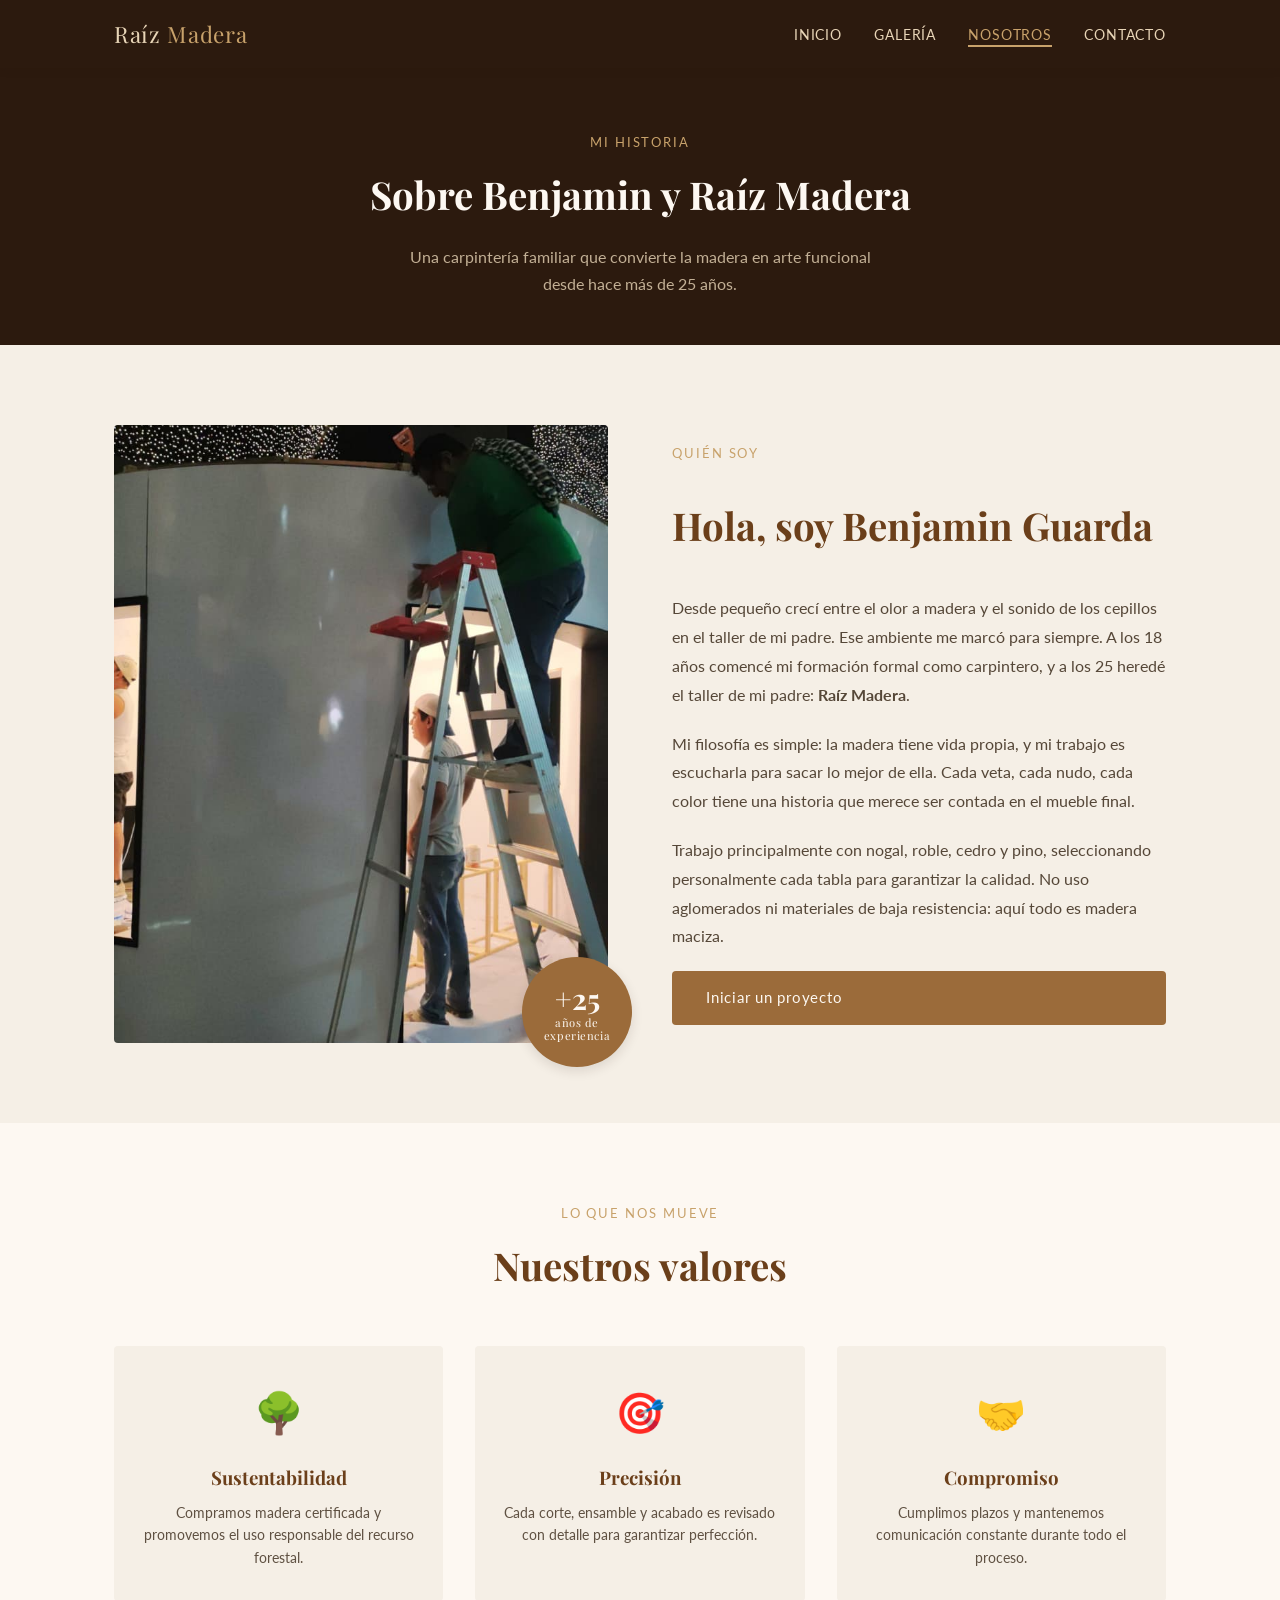
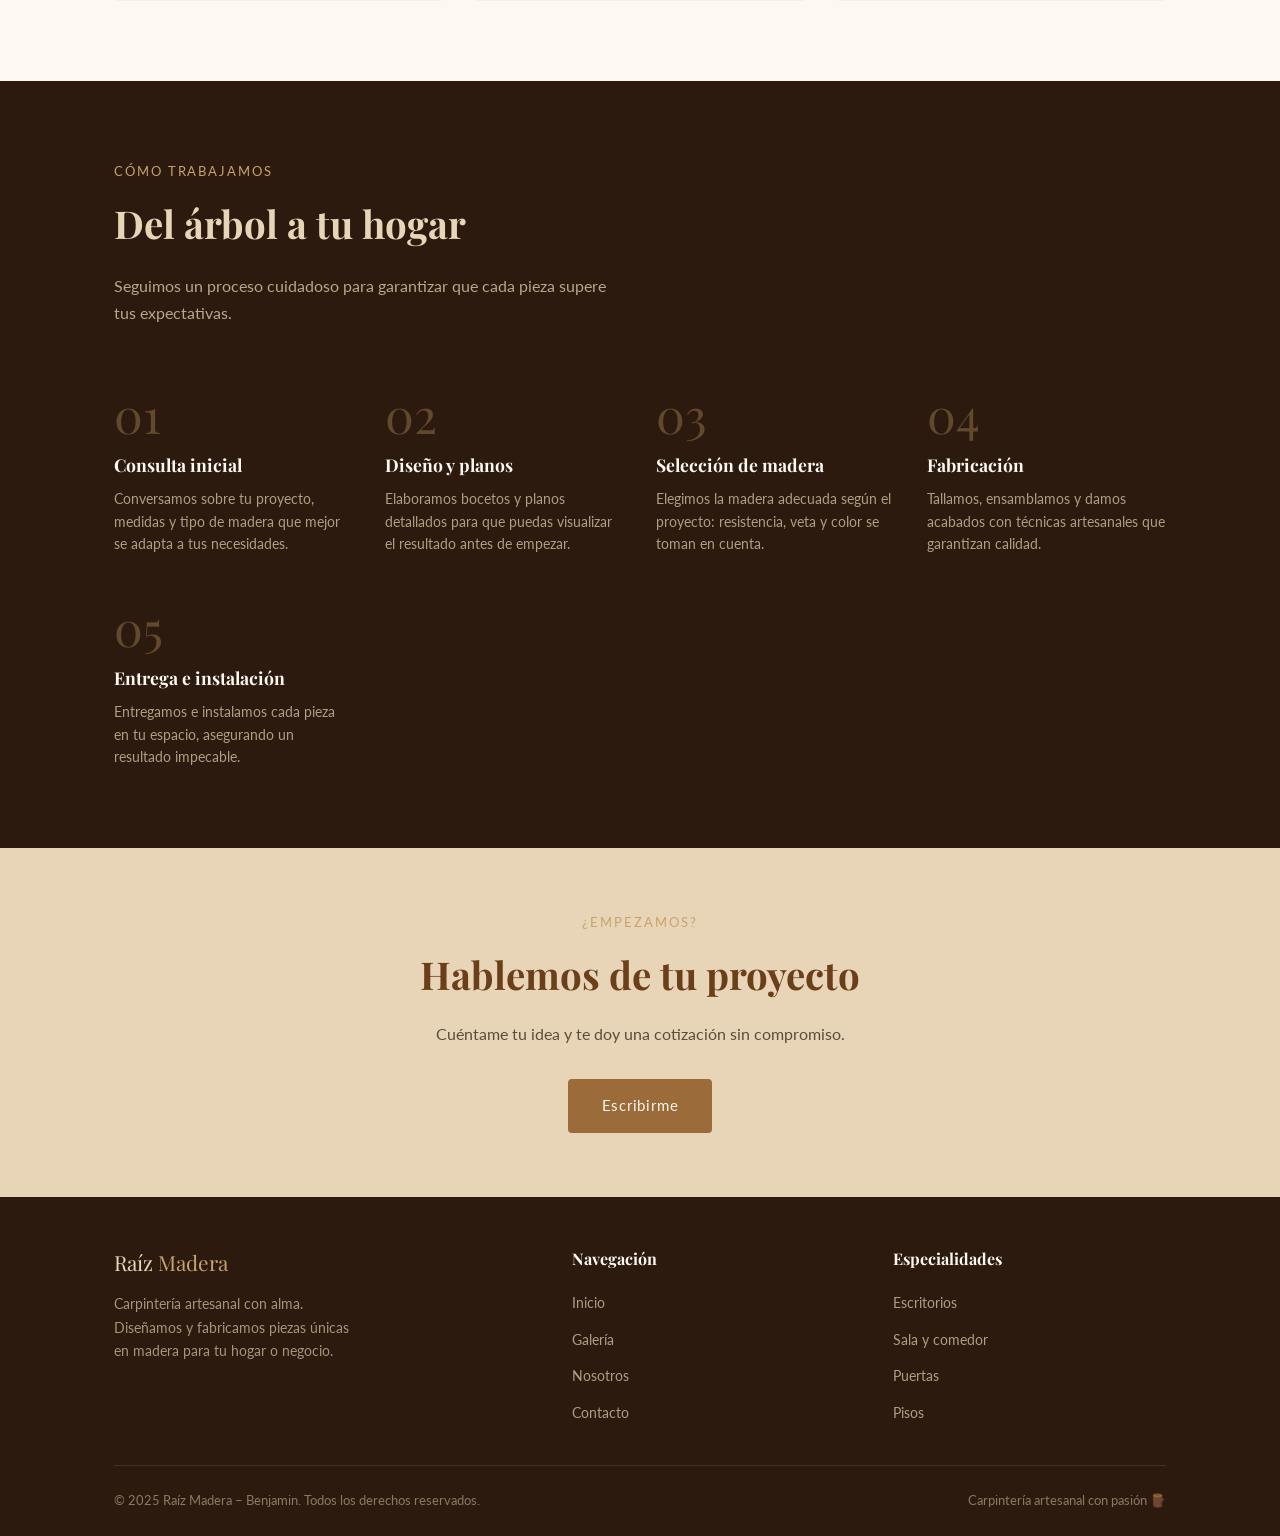
<file: nosotros.html>
<!doctype html>
<html lang="es">
    <head>
        <meta charset="UTF-8" />
        <meta name="viewport" content="width=device-width, initial-scale=1.0" />
        <meta name="description" content="Nosotros – Raíz Madera. Conoce la historia de Benjamin y su taller de carpintería artesanal." />
        <title>Nosotros – Raíz Madera</title>
        <link rel="icon" type="image/x-icon" href="imagenes/icons/forest_24dp_288721.png" />
        <link rel="preconnect" href="https://fonts.googleapis.com" />
        <link rel="preconnect" href="https://fonts.gstatic.com" crossorigin />
        <link href="https://fonts.googleapis.com/css2?family=Playfair+Display:wght@400;600;700&family=Lato:wght@300;400;700&display=swap" rel="stylesheet" />
        <link rel="stylesheet" href="estilos.css" />
    </head>
    <body>
        <!-- ══ Encabezado ══════════════════════════════════════════════ -->
        <header class="encabezado">
            <div class="contenedor">
                <a href="index.html" class="logo">Raíz <span>Madera</span></a>

                <nav class="nav-principal" id="navPrincipal" aria-label="Navegación principal">
                    <ul>
                        <li><a href="index.html">Inicio</a></li>
                        <li><a href="galeria.html">Galería</a></li>
                        <li><a href="nosotros.html" class="activo">Nosotros</a></li>
                        <li><a href="contacto.html">Contacto</a></li>
                    </ul>
                </nav>

                <button class="boton-menu" id="botonMenu" aria-expanded="false" aria-controls="navPrincipal" aria-label="Abrir menú">
                    <span></span>
                    <span></span>
                    <span></span>
                </button>
            </div>
        </header>

        <main>
            <!-- ══ Cabecera ════════════════════════════════════════════════ -->
            <section class="galeria-header">
                <div class="contenedor">
                    <span class="etiqueta-seccion">Mi historia</span>
                    <h1 class="titulo-seccion">Sobre Benjamin y Raíz Madera</h1>
                    <p class="descripcion-seccion" style="margin-inline: auto; color: var(--color-arena); opacity: 0.8">
                        Una carpintería familiar que convierte la madera en arte funcional desde hace más de 25 años.
                    </p>
                </div>
            </section>

            <!-- ══ Historia principal ══════════════════════════════════════ -->
            <section class="nosotros" style="padding-block: 5rem">
                <div class="contenedor">
                    <div class="nosotros__imagen-wrap">
                        <img src="imagenes/taller-benjamin.jpeg" alt="Benjamin trabajando en el taller" class="nosotros__imagen" loading="lazy" />
                        <div class="nosotros__insignia">
                            <strong>+25</strong>
                            <span>años de experiencia</span>
                        </div>
                    </div>

                    <div class="nosotros__texto">
                        <span class="etiqueta-seccion">Quién soy</span>
                        <h2 class="titulo-seccion">Hola, soy Benjamin Guarda</h2>
                        <p class="nosotros__parrafo">
                            Desde pequeño crecí entre el olor a madera y el sonido de los cepillos en el taller de mi padre. Ese ambiente me marcó para siempre. A los 18 años
                            comencé mi formación formal como carpintero, y a los 25 heredé el taller de mi padre: <strong>Raíz Madera</strong>.
                        </p>
                        <p class="nosotros__parrafo">
                            Mi filosofía es simple: la madera tiene vida propia, y mi trabajo es escucharla para sacar lo mejor de ella. Cada veta, cada nudo, cada color tiene una
                            historia que merece ser contada en el mueble final.
                        </p>
                        <p class="nosotros__parrafo">
                            Trabajo principalmente con nogal, roble, cedro y pino, seleccionando personalmente cada tabla para garantizar la calidad. No uso aglomerados ni
                            materiales de baja resistencia: aquí todo es madera maciza.
                        </p>
                        <a href="contacto.html" class="btn-principal">Iniciar un proyecto</a>
                    </div>
                </div>
            </section>

            <!-- ══ Valores ══════════════════════════════════════════════════ -->
            <section style="background-color: var(--color-blanco); padding-block: 5rem">
                <div class="contenedor">
                    <header style="text-align: center; margin-bottom: 3rem">
                        <span class="etiqueta-seccion">Lo que nos mueve</span>
                        <h2 class="titulo-seccion">Nuestros valores</h2>
                    </header>

                    <div style="display: grid; grid-template-columns: repeat(auto-fit, minmax(220px, 1fr)); gap: 2rem">
                        <div style="text-align: center; padding: 2rem 1.5rem; background: var(--color-crema); border-radius: var(--radio)">
                            <span style="font-size: 2.5rem; display: block; margin-bottom: 1rem">🌳</span>
                            <h3 style="font-family: var(--fuente-titulo); color: var(--color-nogal); margin-bottom: 0.5rem">Sustentabilidad</h3>
                            <p style="font-size: 0.875rem; opacity: 0.8; line-height: 1.6">Compramos madera certificada y promovemos el uso responsable del recurso forestal.</p>
                        </div>

                        <div style="text-align: center; padding: 2rem 1.5rem; background: var(--color-crema); border-radius: var(--radio)">
                            <span style="font-size: 2.5rem; display: block; margin-bottom: 1rem">🎯</span>
                            <h3 style="font-family: var(--fuente-titulo); color: var(--color-nogal); margin-bottom: 0.5rem">Precisión</h3>
                            <p style="font-size: 0.875rem; opacity: 0.8; line-height: 1.6">Cada corte, ensamble y acabado es revisado con detalle para garantizar perfección.</p>
                        </div>

                        <div style="text-align: center; padding: 2rem 1.5rem; background: var(--color-crema); border-radius: var(--radio)">
                            <span style="font-size: 2.5rem; display: block; margin-bottom: 1rem">🤝</span>
                            <h3 style="font-family: var(--fuente-titulo); color: var(--color-nogal); margin-bottom: 0.5rem">Compromiso</h3>
                            <p style="font-size: 0.875rem; opacity: 0.8; line-height: 1.6">Cumplimos plazos y mantenemos comunicación constante durante todo el proceso.</p>
                        </div>

                        <!--<div style="text-align: center; padding: 2rem 1.5rem; background: var(--color-crema); border-radius: var(--radio)">
                            <span style="font-size: 2.5rem; display: block; margin-bottom: 1rem">✨</span>
                            <h3 style="font-family: var(--fuente-titulo); color: var(--color-nogal); margin-bottom: 0.5rem">Originalidad</h3>
                            <p style="font-size: 0.875rem; opacity: 0.8; line-height: 1.6">No repetimos diseños. Cada pieza es única y pensada exclusivamente para el cliente.</p>
                        </div>-->
                    </div>
                </div>
            </section>

            <!-- ══ Proceso de trabajo ══════════════════════════════════════ -->
            <section class="proceso">
                <div class="contenedor">
                    <header class="proceso__encabezado">
                        <span class="etiqueta-seccion">Cómo trabajamos</span>
                        <h2 class="titulo-seccion">Del árbol a tu hogar</h2>
                        <p class="descripcion-seccion">Seguimos un proceso cuidadoso para garantizar que cada pieza supere tus expectativas.</p>
                    </header>

                    <div class="proceso__pasos">
                        <div class="paso">
                            <div class="paso__numero">01</div>
                            <h3 class="paso__titulo">Consulta inicial</h3>
                            <p class="paso__descripcion">Conversamos sobre tu proyecto, medidas y tipo de madera que mejor se adapta a tus necesidades.</p>
                        </div>

                        <div class="paso">
                            <div class="paso__numero">02</div>
                            <h3 class="paso__titulo">Diseño y planos</h3>
                            <p class="paso__descripcion">Elaboramos bocetos y planos detallados para que puedas visualizar el resultado antes de empezar.</p>
                        </div>

                        <div class="paso">
                            <div class="paso__numero">03</div>
                            <h3 class="paso__titulo">Selección de madera</h3>
                            <p class="paso__descripcion">Elegimos la madera adecuada según el proyecto: resistencia, veta y color se toman en cuenta.</p>
                        </div>

                        <div class="paso">
                            <div class="paso__numero">04</div>
                            <h3 class="paso__titulo">Fabricación</h3>
                            <p class="paso__descripcion">Tallamos, ensamblamos y damos acabados con técnicas artesanales que garantizan calidad.</p>
                        </div>

                        <div class="paso">
                            <div class="paso__numero">05</div>
                            <h3 class="paso__titulo">Entrega e instalación</h3>
                            <p class="paso__descripcion">Entregamos e instalamos cada pieza en tu espacio, asegurando un resultado impecable.</p>
                        </div>
                    </div>
                </div>
            </section>

            <!-- ══ Banner de contacto ═══════════════════════════════════════ -->
            <section class="contacto-banner">
                <div class="contenedor">
                    <span class="etiqueta-seccion">¿Empezamos?</span>
                    <h2 class="titulo-seccion">Hablemos de tu proyecto</h2>
                    <p class="descripcion-seccion">Cuéntame tu idea y te doy una cotización sin compromiso.</p>
                    <a href="contacto.html" class="btn-principal">Escribirme</a>
                </div>
            </section>
        </main>

        <!-- ══ Pie de página ════════════════════════════════════════════ -->
        <footer class="pie-pagina">
            <div class="contenedor">
                <div class="pie-pagina__superior">
                    <div class="pie-columna">
                        <div class="pie-logo">Raíz <span>Madera</span></div>
                        <p class="pie-descripcion">Carpintería artesanal con alma. Diseñamos y fabricamos piezas únicas en madera para tu hogar o negocio.</p>
                    </div>

                    <div class="pie-columna">
                        <h4 class="pie-columna__titulo">Navegación</h4>
                        <ul>
                            <li><a href="index.html">Inicio</a></li>
                            <li><a href="galeria.html">Galería</a></li>
                            <li><a href="nosotros.html">Nosotros</a></li>
                            <li><a href="contacto.html">Contacto</a></li>
                        </ul>
                    </div>

                    <div class="pie-columna">
                        <h4 class="pie-columna__titulo">Especialidades</h4>
                        <ul>
                            <li><a href="galeria.html?categoria=escritorios">Escritorios</a></li>
                            <li><a href="galeria.html?categoria=sala">Sala y comedor</a></li>
                            <li><a href="galeria.html?categoria=puertas">Puertas</a></li>
                            <li><a href="galeria.html?categoria=pisos">Pisos</a></li>
                        </ul>
                    </div>
                </div>

                <div class="pie-pagina__inferior">
                    <p class="pie-derechos">© 2025 Raíz Madera – Benjamin. Todos los derechos reservados.</p>
                    <p class="pie-credito">Carpintería artesanal con pasión 🪵</p>
                </div>
            </div>
        </footer>

        <script src="js/principal.js"></script>
    </body>
</html>
</file>
<file: estilos.css>
/* =========================================
   Raíz Madera – Benjamin
   Paleta de colores inspirada en la madera
   ========================================= */

:root {
    --color-crema: #f5efe6;
    --color-arena: #e8d5b7;
    --color-madera: #c8a26b;
    --color-roble: #9b6b3a;
    --color-nogal: #6b3f1a;
    --color-ebano: #2c1a0e;
    --color-texto: #3a2a1a;
    --color-blanco: #fdf8f2;
    --color-sombra: rgba(44, 26, 14, 0.12);

    --fuente-titulo: "Playfair Display", Georgia, serif;
    --fuente-cuerpo: "Lato", Arial, sans-serif;

    --radio: 4px;
    --transicion: 0.3s ease;
    --max-ancho: 1100px;
}

/* ── Reset básico ─────────────────────────── */
*,
*::before,
*::after {
    box-sizing: border-box;
    margin: 0;
    padding: 0;
}

html {
    scroll-behavior: smooth;
    font-size: 16px;
}

body {
    background-color: var(--color-crema);
    color: var(--color-texto);
    font-family: var(--fuente-cuerpo);
    line-height: 1.7;
}

img {
    max-width: 100%;
    display: block;
}

a {
    color: inherit;
    text-decoration: none;
}

ul {
    list-style: none;
}

/* ── Utilidades ───────────────────────────── */
.contenedor {
    max-width: var(--max-ancho);
    margin-inline: auto;
    padding-inline: 1.5rem;
}

.btn-principal {
    display: inline-block;
    background-color: var(--color-roble);
    color: var(--color-blanco);
    padding: 0.75rem 2rem;
    border-radius: var(--radio);
    font-family: var(--fuente-cuerpo);
    font-size: 0.95rem;
    letter-spacing: 0.05em;
    border: 2px solid transparent;
    cursor: pointer;
    transition:
        background-color var(--transicion),
        border-color var(--transicion);
}

.btn-principal:hover,
.btn-principal:focus {
    background-color: var(--color-nogal);
    outline: 2px solid var(--color-madera);
    outline-offset: 2px;
}

.btn-secundario {
    display: inline-block;
    background-color: transparent;
    color: var(--color-roble);
    padding: 0.7rem 1.8rem;
    border-radius: var(--radio);
    font-family: var(--fuente-cuerpo);
    font-size: 0.95rem;
    letter-spacing: 0.05em;
    border: 2px solid var(--color-roble);
    cursor: pointer;
    transition:
        background-color var(--transicion),
        color var(--transicion);
}

.btn-secundario:hover,
.btn-secundario:focus {
    background-color: var(--color-roble);
    color: var(--color-blanco);
    outline: 2px solid var(--color-roble);
    outline-offset: 2px;
}

.etiqueta-seccion {
    display: block;
    text-transform: uppercase;
    letter-spacing: 0.15em;
    font-size: 0.8rem;
    color: var(--color-madera);
    margin-bottom: 0.5rem;
}

.titulo-seccion {
    font-family: var(--fuente-titulo);
    font-size: clamp(1.6rem, 4vw, 2.4rem);
    color: var(--color-nogal);
    margin-bottom: 1rem;
}

.descripcion-seccion {
    color: var(--color-texto);
    opacity: 0.8;
    max-width: 55ch;
}

/* ── Encabezado / Navegación ──────────────── */
.encabezado {
    position: sticky;
    top: 0;
    z-index: 100;
    background-color: var(--color-ebano);
    box-shadow: 0 2px 8px var(--color-sombra);
}

.encabezado .contenedor {
    display: flex;
    align-items: center;
    justify-content: space-between;
    height: 68px;
}

.logo {
    font-family: var(--fuente-titulo);
    font-size: 1.4rem;
    color: var(--color-arena);
    letter-spacing: 0.03em;
}

.logo span {
    color: var(--color-madera);
}

.nav-principal ul {
    display: flex;
    gap: 2rem;
}

.nav-principal a {
    color: var(--color-arena);
    font-size: 0.9rem;
    letter-spacing: 0.06em;
    text-transform: uppercase;
    position: relative;
    padding-bottom: 4px;
    transition: color var(--transicion);
}

.nav-principal a::after {
    content: "";
    position: absolute;
    bottom: 0;
    left: 0;
    width: 0;
    height: 2px;
    background-color: var(--color-madera);
    transition: width var(--transicion);
}

.nav-principal a:hover,
.nav-principal a.activo {
    color: var(--color-madera);
}

.nav-principal a:hover::after,
.nav-principal a.activo::after {
    width: 100%;
}

/* menú hamburguesa (móvil) */
.boton-menu {
    display: none;
    flex-direction: column;
    gap: 5px;
    background: none;
    border: none;
    cursor: pointer;
    padding: 4px;
}

.boton-menu span {
    display: block;
    width: 26px;
    height: 2px;
    background-color: var(--color-arena);
    border-radius: 2px;
    transition:
        transform var(--transicion),
        opacity var(--transicion);
}

/* ── Sección Hero ─────────────────────────── */
.hero {
    min-height: 88vh;
    display: flex;
    align-items: center;
    background-color: var(--color-ebano);
    background-image: linear-gradient(135deg, rgba(44, 26, 14, 0.92) 0%, rgba(107, 63, 26, 0.78) 100%), url("imagenes/hero-madera.jpg");
    background-size: cover;
    background-position: center;
    text-align: left;
    padding-block: 5rem;
}

.hero__contenido {
    max-width: 620px;
}

.hero__etiqueta {
    display: block;
    color: var(--color-madera);
    text-transform: uppercase;
    letter-spacing: 0.18em;
    font-size: 0.8rem;
    margin-bottom: 1rem;
}

.hero__titulo {
    font-family: var(--fuente-titulo);
    font-size: clamp(2.4rem, 6vw, 4rem);
    color: var(--color-blanco);
    line-height: 1.15;
    margin-bottom: 1.25rem;
}

.hero__titulo em {
    font-style: normal;
    color: var(--color-madera);
}

.hero__descripcion {
    color: var(--color-arena);
    font-size: 1.05rem;
    margin-bottom: 2.5rem;
    max-width: 50ch;
}

.hero__acciones {
    display: flex;
    flex-wrap: wrap;
    gap: 1rem;
}

/* ── Franja de valores ────────────────────── */
.franja-valores {
    background-color: var(--color-arena);
    padding-block: 2.5rem;
}

.franja-valores .contenedor {
    display: grid;
    grid-template-columns: repeat(auto-fit, minmax(180px, 1fr));
    gap: 2rem;
    text-align: center;
}

.valor-item {
    display: flex;
    flex-direction: column;
    align-items: center;
    gap: 0.5rem;
}

.valor-item__icono {
    font-size: 2rem;
    line-height: 1;
}

.valor-item__titulo {
    font-family: var(--fuente-titulo);
    font-size: 1.05rem;
    color: var(--color-nogal);
}

.valor-item__texto {
    font-size: 0.85rem;
    color: var(--color-texto);
    opacity: 0.8;
}

/* ── Sección Categorías ───────────────────── */
.categorias {
    padding-block: 5rem;
}

.categorias__encabezado {
    margin-bottom: 3rem;
}

.categorias__grid {
    display: grid;
    grid-template-columns: repeat(auto-fit, minmax(240px, 1fr));
    gap: 1.5rem;
}

.tarjeta-categoria {
    position: relative;
    overflow: hidden;
    border-radius: var(--radio);
    aspect-ratio: 4/3;
    background-color: var(--color-nogal);
    cursor: pointer;
    box-shadow: 0 4px 16px var(--color-sombra);
    transition:
        transform var(--transicion),
        box-shadow var(--transicion);
}

.tarjeta-categoria:hover {
    transform: translateY(-4px);
    box-shadow: 0 8px 24px var(--color-sombra);
}

.tarjeta-categoria__imagen {
    width: 100%;
    height: 100%;
    object-fit: cover;
    transition: transform 0.5s ease;
}

.tarjeta-categoria:hover .tarjeta-categoria__imagen {
    transform: scale(1.06);
}

.tarjeta-categoria__capa {
    position: absolute;
    inset: 0;
    background: linear-gradient(to top, rgba(44, 26, 14, 0.85) 0%, transparent 60%);
    display: flex;
    flex-direction: column;
    justify-content: flex-end;
    padding: 1.25rem;
}

.tarjeta-categoria__nombre {
    font-family: var(--fuente-titulo);
    font-size: 1.25rem;
    color: var(--color-blanco);
    margin-bottom: 0.25rem;
}

.tarjeta-categoria__cantidad {
    font-size: 0.8rem;
    color: var(--color-madera);
    letter-spacing: 0.05em;
}

/* ── Sección Destacados ───────────────────── */
.destacados {
    background-color: var(--color-blanco);
    padding-block: 5rem;
}

.destacados__encabezado {
    display: flex;
    align-items: flex-end;
    justify-content: space-between;
    flex-wrap: wrap;
    gap: 1rem;
    margin-bottom: 3rem;
}

.galeria-grid {
    display: grid;
    grid-template-columns: repeat(auto-fill, minmax(280px, 1fr));
    gap: 1.5rem;
}

.tarjeta-proyecto {
    background-color: var(--color-crema);
    border-radius: var(--radio);
    overflow: hidden;
    cursor: zoom-in;
    box-shadow: 0 2px 10px var(--color-sombra);
    transition:
        transform var(--transicion),
        box-shadow var(--transicion);
}

.tarjeta-proyecto:hover {
    transform: translateY(-4px);
    box-shadow: 0 6px 20px var(--color-sombra);
}

.tarjeta-proyecto__imagen-wrap {
    overflow: hidden;
    aspect-ratio: 4/3;
    background-color: var(--color-arena);
}

.tarjeta-proyecto__imagen {
    width: 100%;
    height: 100%;
    object-fit: cover;
    transition: transform 0.5s ease;
}

.tarjeta-proyecto:hover .tarjeta-proyecto__imagen {
    transform: scale(1.05);
}

.tarjeta-proyecto__info {
    padding: 1.1rem 1.25rem 1.4rem;
}

.tarjeta-proyecto__categoria {
    font-size: 0.75rem;
    text-transform: uppercase;
    letter-spacing: 0.1em;
    color: var(--color-madera);
    margin-bottom: 0.3rem;
}

.tarjeta-proyecto__nombre {
    font-family: var(--fuente-titulo);
    font-size: 1.1rem;
    color: var(--color-nogal);
    margin-bottom: 0.4rem;
}

.tarjeta-proyecto__descripcion {
    font-size: 0.875rem;
    color: var(--color-texto);
    opacity: 0.75;
    line-height: 1.5;
}

.tarjeta-proyecto--activa {
    outline: 2px solid var(--color-madera);
    outline-offset: 2px;
}

.visor-tarjeta {
    position: fixed;
    inset: 0;
    z-index: 1200;
    display: grid;
    place-items: center;
    padding: clamp(1rem, 3vw, 2rem);
    background: radial-gradient(circle at 20% 10%, rgba(232, 213, 183, 0.14), transparent 45%), linear-gradient(135deg, rgba(44, 26, 14, 0.9), rgba(107, 63, 26, 0.82));
    opacity: 0;
    visibility: hidden;
    pointer-events: none;
    transition:
        opacity 0.25s ease,
        visibility 0.25s ease;
}

.visor-tarjeta.activo {
    opacity: 1;
    visibility: visible;
    pointer-events: auto;
}

.visor-tarjeta__img {
    width: min(92vw, 1200px);
    max-height: 88vh;
    object-fit: contain;
    border-radius: 8px;
    box-shadow: 0 24px 70px rgba(0, 0, 0, 0.45);
    background-color: rgba(44, 26, 14, 0.35);
}

.visor-tarjeta__control {
    position: absolute;
    top: 50%;
    transform: translateY(-50%);
    width: 48px;
    height: 48px;
    border: 0;
    border-radius: 50%;
    background: rgba(255, 255, 255, 0.14);
    color: var(--color-blanco);
    font-size: 2rem;
    line-height: 1;
    cursor: pointer;
    z-index: 2;
    backdrop-filter: blur(2px);
}

.visor-tarjeta__control--prev {
    left: clamp(1rem, 3vw, 2rem);
}

.visor-tarjeta__control--next {
    right: clamp(1rem, 3vw, 2rem);
}

body.visor-abierto {
    overflow: hidden;
}

/* ── Sección Nosotros (quiénes somos) ─────── */
.nosotros {
    padding-block: 5rem;
}

.nosotros .contenedor {
    display: grid;
    grid-template-columns: 1fr 1fr;
    gap: 4rem;
    align-items: center;
}

.nosotros__imagen-wrap {
    position: relative;
}

.nosotros__imagen {
    border-radius: var(--radio);
    width: 100%;
    aspect-ratio: 4/5;
    object-fit: cover;
    background-color: var(--color-arena);
}

.nosotros__insignia {
    position: absolute;
    bottom: -1.5rem;
    right: -1.5rem;
    background-color: var(--color-roble);
    color: var(--color-blanco);
    width: 110px;
    height: 110px;
    border-radius: 50%;
    display: flex;
    flex-direction: column;
    align-items: center;
    justify-content: center;
    text-align: center;
    font-family: var(--fuente-titulo);
    line-height: 1.2;
    box-shadow: 0 4px 12px var(--color-sombra);
}

.nosotros__insignia strong {
    font-size: 1.8rem;
}

.nosotros__insignia span {
    font-size: 0.7rem;
    letter-spacing: 0.05em;
}

.nosotros__texto {
    display: flex;
    flex-direction: column;
    gap: 1.25rem;
}

.nosotros__parrafo {
    opacity: 0.85;
    line-height: 1.8;
}

/* ── Sección Proceso ──────────────────────── */
.proceso {
    background-color: var(--color-ebano);
    color: var(--color-arena);
    padding-block: 5rem;
}

.proceso .titulo-seccion {
    color: var(--color-arena);
}

.proceso .etiqueta-seccion {
    color: var(--color-madera);
}

.proceso .descripcion-seccion {
    color: var(--color-arena);
    opacity: 0.75;
}

.proceso__encabezado {
    margin-bottom: 3rem;
}

.proceso__pasos {
    display: grid;
    grid-template-columns: repeat(auto-fit, minmax(200px, 1fr));
    gap: 2rem;
    margin-top: 2rem;
}

.paso {
    position: relative;
    padding-top: 1rem;
}

.paso__numero {
    font-family: var(--fuente-titulo);
    font-size: 3rem;
    color: var(--color-madera);
    opacity: 0.35;
    line-height: 1;
    margin-bottom: 0.75rem;
}

.paso__titulo {
    font-family: var(--fuente-titulo);
    font-size: 1.1rem;
    color: var(--color-blanco);
    margin-bottom: 0.5rem;
}

.paso__descripcion {
    font-size: 0.875rem;
    opacity: 0.7;
    line-height: 1.6;
}

/* ── Sección Contacto ─────────────────────── */
.contacto-banner {
    background-color: var(--color-arena);
    padding-block: 4rem;
    text-align: center;
}

.contacto-banner .titulo-seccion {
    margin-bottom: 0.75rem;
}

.contacto-banner .descripcion-seccion {
    margin: 0 auto 2rem;
}

/* ── Galería completa (galeria.html) ──────── */
.galeria-header {
    background-color: var(--color-ebano);
    color: var(--color-arena);
    padding-block: 4rem 3rem;
    text-align: center;
}

.galeria-header .titulo-seccion {
    color: var(--color-blanco);
}

.galeria-header .etiqueta-seccion {
    color: var(--color-madera);
}

.galeria-filtros {
    padding-block: 2rem;
    border-bottom: 1px solid var(--color-arena);
}

.galeria-filtros .contenedor {
    display: flex;
    flex-wrap: wrap;
    gap: 0.75rem;
    justify-content: center;
}

.filtro-btn {
    background: none;
    border: 1.5px solid var(--color-madera);
    color: var(--color-nogal);
    padding: 0.45rem 1.2rem;
    border-radius: 50px;
    font-family: var(--fuente-cuerpo);
    font-size: 0.85rem;
    letter-spacing: 0.04em;
    cursor: pointer;
    transition:
        background-color var(--transicion),
        color var(--transicion);
}

.filtro-btn:hover,
.filtro-btn.activo {
    background-color: var(--color-roble);
    border-color: var(--color-roble);
    color: var(--color-blanco);
}

.galeria-seccion {
    padding-block: 4rem;
}

/*---- Carrucel de Galeria ----------------------*/

.mini-carrusel {
    position: relative;
    width: 100%;
    height: 100%;
}

.mini-carrusel__track {
    position: relative;
    width: 100%;
    height: 100%;
}

.mini-carrusel__slide {
    position: absolute;
    inset: 0;
    opacity: 0;
    transition: opacity 0.35s ease;
    pointer-events: none;
}

.mini-carrusel__slide.activo {
    opacity: 1;
    pointer-events: auto;
}

.mini-carrusel__control {
    position: absolute;
    top: 50%;
    transform: translateY(-50%);
    width: 34px;
    height: 34px;
    border: 0;
    border-radius: 999px;
    background: rgba(44, 26, 14, 0.7);
    color: var(--color-blanco);
    font-size: 1.2rem;
    line-height: 1;
    cursor: pointer;
    z-index: 2;
}

.mini-carrusel__control--prev {
    left: 0.55rem;
}

.mini-carrusel__control--next {
    right: 0.55rem;
}

.mini-carrusel__dots {
    position: absolute;
    left: 50%;
    bottom: 0.55rem;
    transform: translateX(-50%);
    display: flex;
    gap: 0.35rem;
    z-index: 2;
}

.mini-carrusel__dot {
    width: 8px;
    height: 8px;
    border: 0;
    border-radius: 50%;
    background: rgba(245, 239, 230, 0.6);
    cursor: pointer;
    padding: 0;
}

.mini-carrusel__dot.activo {
    background: var(--color-blanco);
}

@media (max-width: 640px) {
    .mini-carrusel__control {
        width: 30px;
        height: 30px;
    }
}

/* ── Página de Contacto ───────────────────── */
.contacto-header {
    background-color: var(--color-ebano);
    color: var(--color-arena);
    padding-block: 4rem 3rem;
    text-align: center;
}

.contacto-header .titulo-seccion {
    color: var(--color-blanco);
}

.contacto-contenido {
    padding-block: 4rem;
}

.contacto-contenido .contenedor {
    display: grid;
    grid-template-columns: 1fr 1.4fr;
    gap: 4rem;
    align-items: start;
}

.contacto-info {
    display: flex;
    flex-direction: column;
    gap: 2rem;
}

.contacto-info__titulo {
    font-family: var(--fuente-titulo);
    font-size: 1.5rem;
    color: var(--color-nogal);
    margin-bottom: 0.5rem;
}

.contacto-dato {
    display: flex;
    align-items: flex-start;
    gap: 1rem;
}

.contacto-dato__icono {
    font-size: 1.3rem;
    flex-shrink: 0;
    margin-top: 2px;
}

.contacto-dato__etiqueta {
    display: block;
    font-size: 0.75rem;
    text-transform: uppercase;
    letter-spacing: 0.1em;
    color: var(--color-madera);
    margin-bottom: 0.2rem;
}

.contacto-dato__valor {
    font-size: 0.95rem;
    color: var(--color-texto);
}

/* Formulario de contacto */
.formulario-contacto {
    background-color: var(--color-blanco);
    border-radius: var(--radio);
    padding: 2.5rem;
    box-shadow: 0 4px 18px var(--color-sombra);
}

.formulario-contacto__titulo {
    font-family: var(--fuente-titulo);
    font-size: 1.4rem;
    color: var(--color-nogal);
    margin-bottom: 1.75rem;
}

.campo-grupo {
    display: flex;
    flex-direction: column;
    gap: 0.4rem;
    margin-bottom: 1.25rem;
}

.campo-grupo label {
    font-size: 0.85rem;
    color: var(--color-texto);
    font-weight: 600;
}

.campo-grupo input,
.campo-grupo select,
.campo-grupo textarea {
    width: 100%;
    padding: 0.65rem 0.9rem;
    border: 1.5px solid var(--color-arena);
    border-radius: var(--radio);
    font-family: var(--fuente-cuerpo);
    font-size: 0.9rem;
    color: var(--color-texto);
    background-color: var(--color-crema);
    transition: border-color var(--transicion);
    appearance: none;
}

.campo-grupo input:focus,
.campo-grupo select:focus,
.campo-grupo textarea:focus {
    outline: none;
    border-color: var(--color-roble);
}

.campo-grupo textarea {
    resize: vertical;
    min-height: 120px;
}

.formulario-contacto .btn-principal {
    width: 100%;
    text-align: center;
}

.aviso-enviado {
    display: none;
    background-color: #d4edda;
    border: 1px solid #c3e6cb;
    color: #155724;
    padding: 1rem 1.25rem;
    border-radius: var(--radio);
    margin-top: 1rem;
    font-size: 0.9rem;
}

/* ── Pie de página ────────────────────────── */
.pie-pagina {
    background-color: var(--color-ebano);
    color: var(--color-arena);
    padding-block: 3rem 1.5rem;
}

.pie-pagina__superior {
    display: grid;
    grid-template-columns: 1.5fr 1fr 1fr;
    gap: 3rem;
    padding-bottom: 2.5rem;
    border-bottom: 1px solid rgba(232, 213, 183, 0.12);
    margin-bottom: 1.5rem;
}

.pie-logo {
    font-family: var(--fuente-titulo);
    font-size: 1.3rem;
    color: var(--color-arena);
    margin-bottom: 0.75rem;
}

.pie-logo span {
    color: var(--color-madera);
}

.pie-descripcion {
    font-size: 0.875rem;
    opacity: 0.65;
    line-height: 1.7;
    max-width: 30ch;
}

.pie-columna__titulo {
    font-family: var(--fuente-titulo);
    font-size: 1rem;
    color: var(--color-blanco);
    margin-bottom: 1rem;
}

.pie-columna ul {
    display: flex;
    flex-direction: column;
    gap: 0.6rem;
}

.pie-columna a {
    color: var(--color-arena);
    font-size: 0.875rem;
    opacity: 0.7;
    transition:
        opacity var(--transicion),
        color var(--transicion);
}

.pie-columna a:hover {
    opacity: 1;
    color: var(--color-madera);
}

.pie-pagina__inferior {
    display: flex;
    justify-content: space-between;
    align-items: center;
    flex-wrap: wrap;
    gap: 0.5rem;
}

.pie-derechos {
    font-size: 0.8rem;
    opacity: 0.5;
}

.pie-credito {
    font-size: 0.8rem;
    opacity: 0.5;
}

/* ── Responsive ───────────────────────────── */
@media (max-width: 1024px) {
    .contenedor {
        padding-inline: 1.25rem;
    }

    .hero {
        min-height: 74vh;
        padding-block: 4rem;
    }

    .nosotros .contenedor,
    .contacto-contenido .contenedor {
        gap: 2.25rem;
    }

    .pie-pagina__superior {
        grid-template-columns: 1.2fr 1fr 1fr;
        gap: 2rem;
    }
}

@media (max-width: 860px) {
    .encabezado .contenedor {
        height: 64px;
    }

    .logo {
        font-size: 1.25rem;
    }

    .boton-menu {
        display: flex;
    }

    .nav-principal {
        display: none;
        position: absolute;
        top: 64px;
        left: 0;
        right: 0;
        background-color: var(--color-ebano);
        padding: 1rem 1.25rem 1.35rem;
        box-shadow: 0 4px 12px var(--color-sombra);
    }

    .nav-principal.abierto {
        display: block;
    }

    .nav-principal ul {
        flex-direction: column;
        gap: 0.9rem;
    }

    .hero {
        text-align: center;
        min-height: 70vh;
    }

    .hero__contenido,
    .descripcion-seccion {
        margin-inline: auto;
    }

    .hero__acciones {
        justify-content: center;
    }

    .nosotros .contenedor,
    .contacto-contenido .contenedor {
        grid-template-columns: 1fr;
    }

    .nosotros__imagen-wrap {
        max-width: 430px;
        margin-inline: auto;
    }

    .nosotros__insignia {
        bottom: -1rem;
        right: 0;
    }

    .destacados__encabezado {
        flex-direction: column;
        align-items: flex-start;
    }

    .pie-pagina__superior {
        grid-template-columns: 1fr 1fr;
        gap: 1.5rem;
    }
}

@media (max-width: 640px) {
    .contenedor {
        padding-inline: 1rem;
    }

    .categorias,
    .destacados,
    .nosotros,
    .proceso,
    .contacto-contenido,
    .galeria-seccion,
    .contacto-banner {
        padding-block: 3rem;
    }

    .hero {
        min-height: auto;
        padding-block: 3.25rem;
    }

    .hero__descripcion {
        font-size: 1rem;
        margin-bottom: 1.5rem;
    }

    .hero__acciones {
        flex-direction: column;
    }

    .hero__acciones .btn-principal,
    .hero__acciones .btn-secundario {
        width: 100%;
        text-align: center;
    }

    .franja-valores {
        padding-block: 2rem;
    }

    .franja-valores .contenedor {
        gap: 1.25rem;
    }

    .galeria-grid {
        grid-template-columns: 1fr;
    }

    .galeria-filtros .contenedor {
        justify-content: flex-start;
        flex-wrap: nowrap;
        overflow-x: auto;
        padding-bottom: 0.25rem;
        scrollbar-width: thin;
    }

    .filtro-btn {
        white-space: nowrap;
    }

    .formulario-contacto {
        padding: 1.4rem;
    }

    .contacto-dato__valor {
        overflow-wrap: anywhere;
    }

    .nosotros__insignia {
        position: static;
        margin: 0.9rem auto 0;
    }

    .pie-pagina__superior {
        grid-template-columns: 1fr;
        padding-bottom: 1.75rem;
    }

    .pie-pagina__inferior {
        justify-content: center;
        text-align: center;
    }
}
</file>
